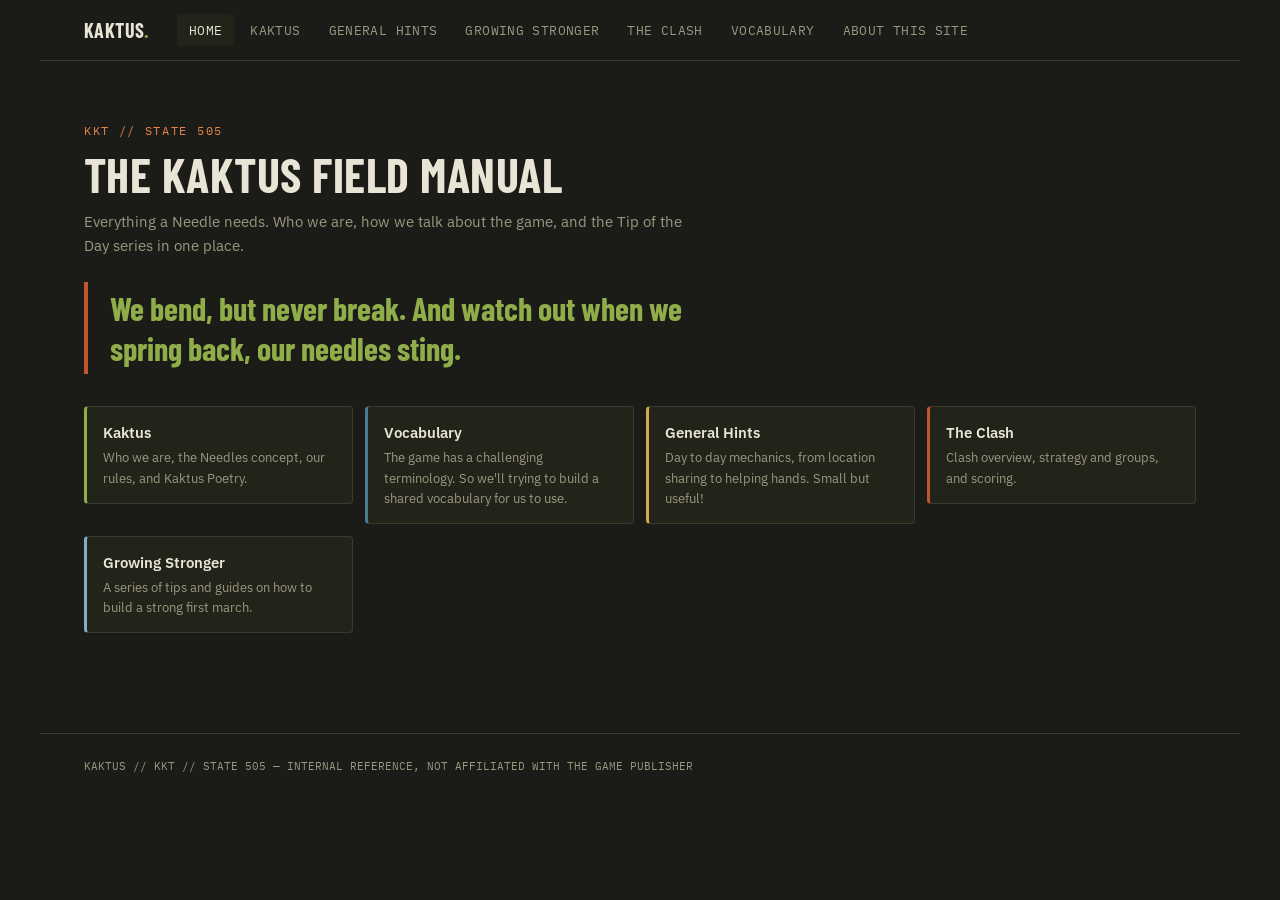
<file: index.html>
<!DOCTYPE html>
<html lang="en">
<head>
<meta charset="UTF-8">
<meta name="viewport" content="width=device-width, initial-scale=1.0">
<meta name="robots" content="noindex, nofollow">
<title>Kaktus // KKT State 505</title>
<link rel="preconnect" href="https://fonts.googleapis.com">
<link href="https://fonts.googleapis.com/css2?family=Barlow+Condensed:wght@600;700&family=IBM+Plex+Sans:wght@400;500;600&family=IBM+Plex+Mono:wght@500;600&display=swap" rel="stylesheet">
<link rel="stylesheet" href="style.css">
</head>
<body>

<div class="topnav">
  <div class="brand">KAKTUS<span>.</span></div>
  <a href="index.html" class="active">Home</a>
  <a href="kaktus.html">Kaktus</a>
  <a href="general.html">General Hints</a>
  <a href="stronger.html">Growing Stronger</a>
  <a href="clash.html">The Clash</a>
  <a href="vocabulary.html">Vocabulary</a>
  <a href="about.html">About this site</a>
</div>
<main style="max-width:1200px;margin:0 auto;padding:60px 44px 100px;">
  <div class="hero-eyebrow">KKT // State 505</div>
  <h1 class="hero-title">The Kaktus Field Manual</h1>
  <p class="hero-desc">Everything a Needle needs. Who we are, how we talk about the game, and the Tip of the Day series in one place.</p>

  <div class="pullquote">We bend, but never break. And watch out when we spring back, our needles sting.</div>

  <div class="card-grid" style="margin-top:32px;">
    <a href="kaktus.html" style="text-decoration:none;">
      <div class="card">
        <div class="card-term">Kaktus</div>
        <div class="card-def">Who we are, the Needles concept, our rules, and Kaktus Poetry.</div>
      </div>
    </a>
    <a href="vocabulary.html" style="text-decoration:none;">
      <div class="card tag-blue">
        <div class="card-term">Vocabulary</div>
        <div class="card-def">The game has a challenging terminology. So we'll trying to build a shared vocabulary for us to use.</div>
      </div>
    </a>
    <a href="general.html" style="text-decoration:none;">
      <div class="card tag-yellow">
        <div class="card-term">General Hints</div>
        <div class="card-def">Day to day mechanics, from location sharing to helping hands. Small but useful!</div>
      </div>
    </a>
    <a href="clash.html" style="text-decoration:none;">
      <div class="card tag-rust">
        <div class="card-term">The Clash</div>
        <div class="card-def">Clash overview, strategy and groups, and scoring.</div>
      </div>
    </a>
    <a href="stronger.html" style="text-decoration:none;">
      <div class="card tag-lightblue">
        <div class="card-term">Growing Stronger</div>
        <div class="card-def">A series of tips and guides on how to build a strong first march.</div>
      </div>
    </a>
  </div>
</main>

<footer>
  KAKTUS // KKT // STATE 505 — INTERNAL REFERENCE, NOT AFFILIATED WITH THE GAME PUBLISHER
</footer>

</body>
</html>
</file>
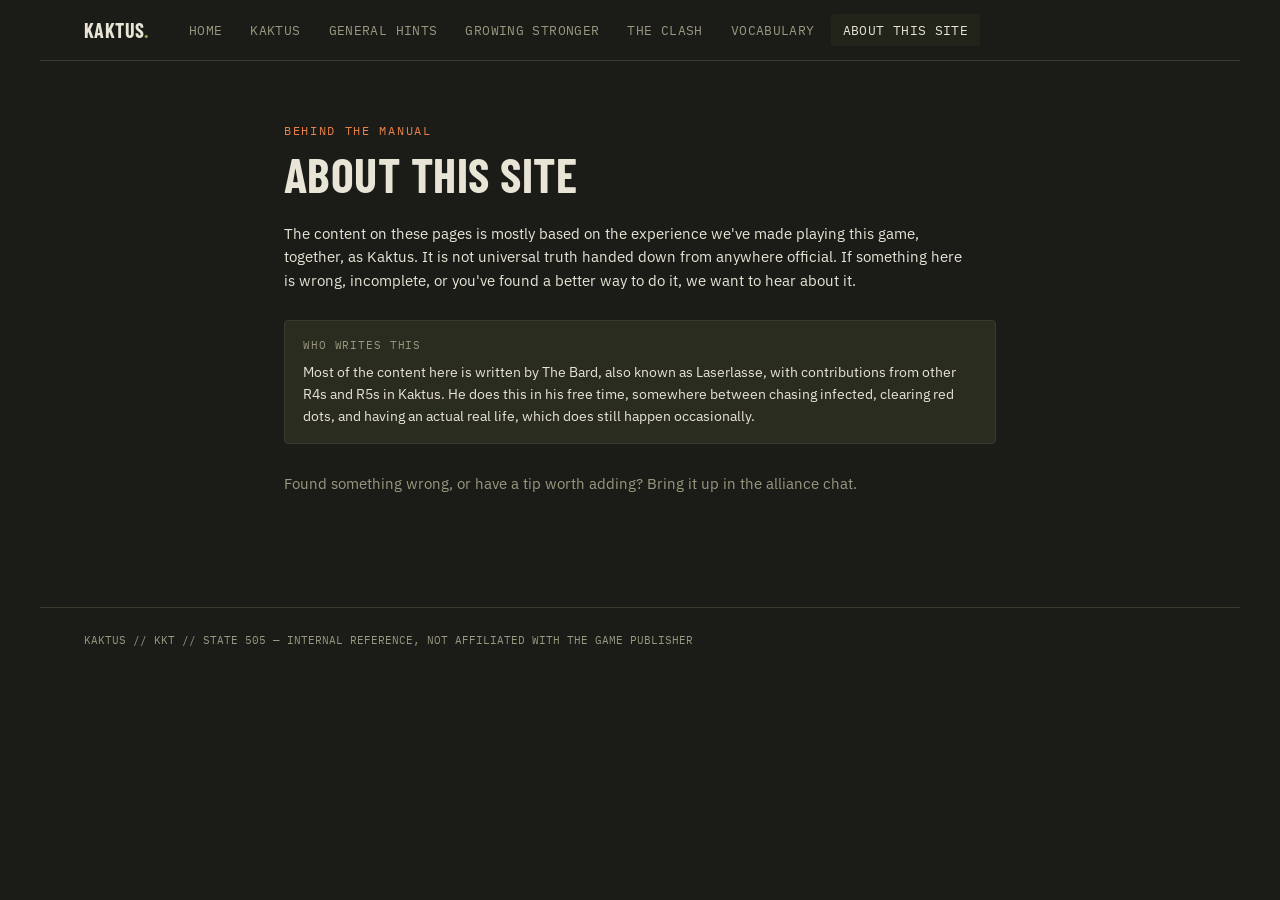
<file: about.html>
<!DOCTYPE html>
<html lang="en">
<head>
<meta charset="UTF-8">
<meta name="viewport" content="width=device-width, initial-scale=1.0">
<meta name="robots" content="noindex, nofollow">
<title>About this site // Kaktus</title>
<link rel="preconnect" href="https://fonts.googleapis.com">
<link href="https://fonts.googleapis.com/css2?family=Barlow+Condensed:wght@600;700&family=IBM+Plex+Sans:wght@400;500;600&family=IBM+Plex+Mono:wght@500;600&display=swap" rel="stylesheet">
<link rel="stylesheet" href="style.css">
</head>
<body>

<div class="topnav">
  <div class="brand">KAKTUS<span>.</span></div>
  <a href="index.html">Home</a>
  <a href="kaktus.html">Kaktus</a>
  <a href="general.html">General Hints</a>
  <a href="stronger.html">Growing Stronger</a>
  <a href="clash.html">The Clash</a>
  <a href="vocabulary.html">Vocabulary</a>
  <a href="about.html" class="active">About this site</a>
</div>
<main style="max-width:800px;margin:0 auto;padding:60px 44px 100px;">
  <div class="hero-eyebrow">Behind the Manual</div>
  <h1 class="hero-title">About this Site</h1>

  <div class="prose" style="margin-top:24px;">
    <p>The content on these pages is mostly based on the experience we've made playing this game, together, as Kaktus. It is not universal truth handed down from anywhere official. If something here is wrong, incomplete, or you've found a better way to do it, we want to hear about it.</p>
  </div>

  <div class="callout soft" style="margin-top:28px;">
    <span class="callout-label">Who writes this</span>
    Most of the content here is written by The Bard, also known as Laserlasse, with contributions from other R4s and R5s in Kaktus. He does this in his free time, somewhere between chasing infected, clearing red dots, and having an actual real life, which does still happen occasionally.
  </div>

  <div class="prose" style="margin-top:28px;">
    <p class="muted">Found something wrong, or have a tip worth adding? Bring it up in the alliance chat.</p>
  </div>
</main>

<footer>
  KAKTUS // KKT // STATE 505 — INTERNAL REFERENCE, NOT AFFILIATED WITH THE GAME PUBLISHER
</footer>

</body>
</html>
</file>
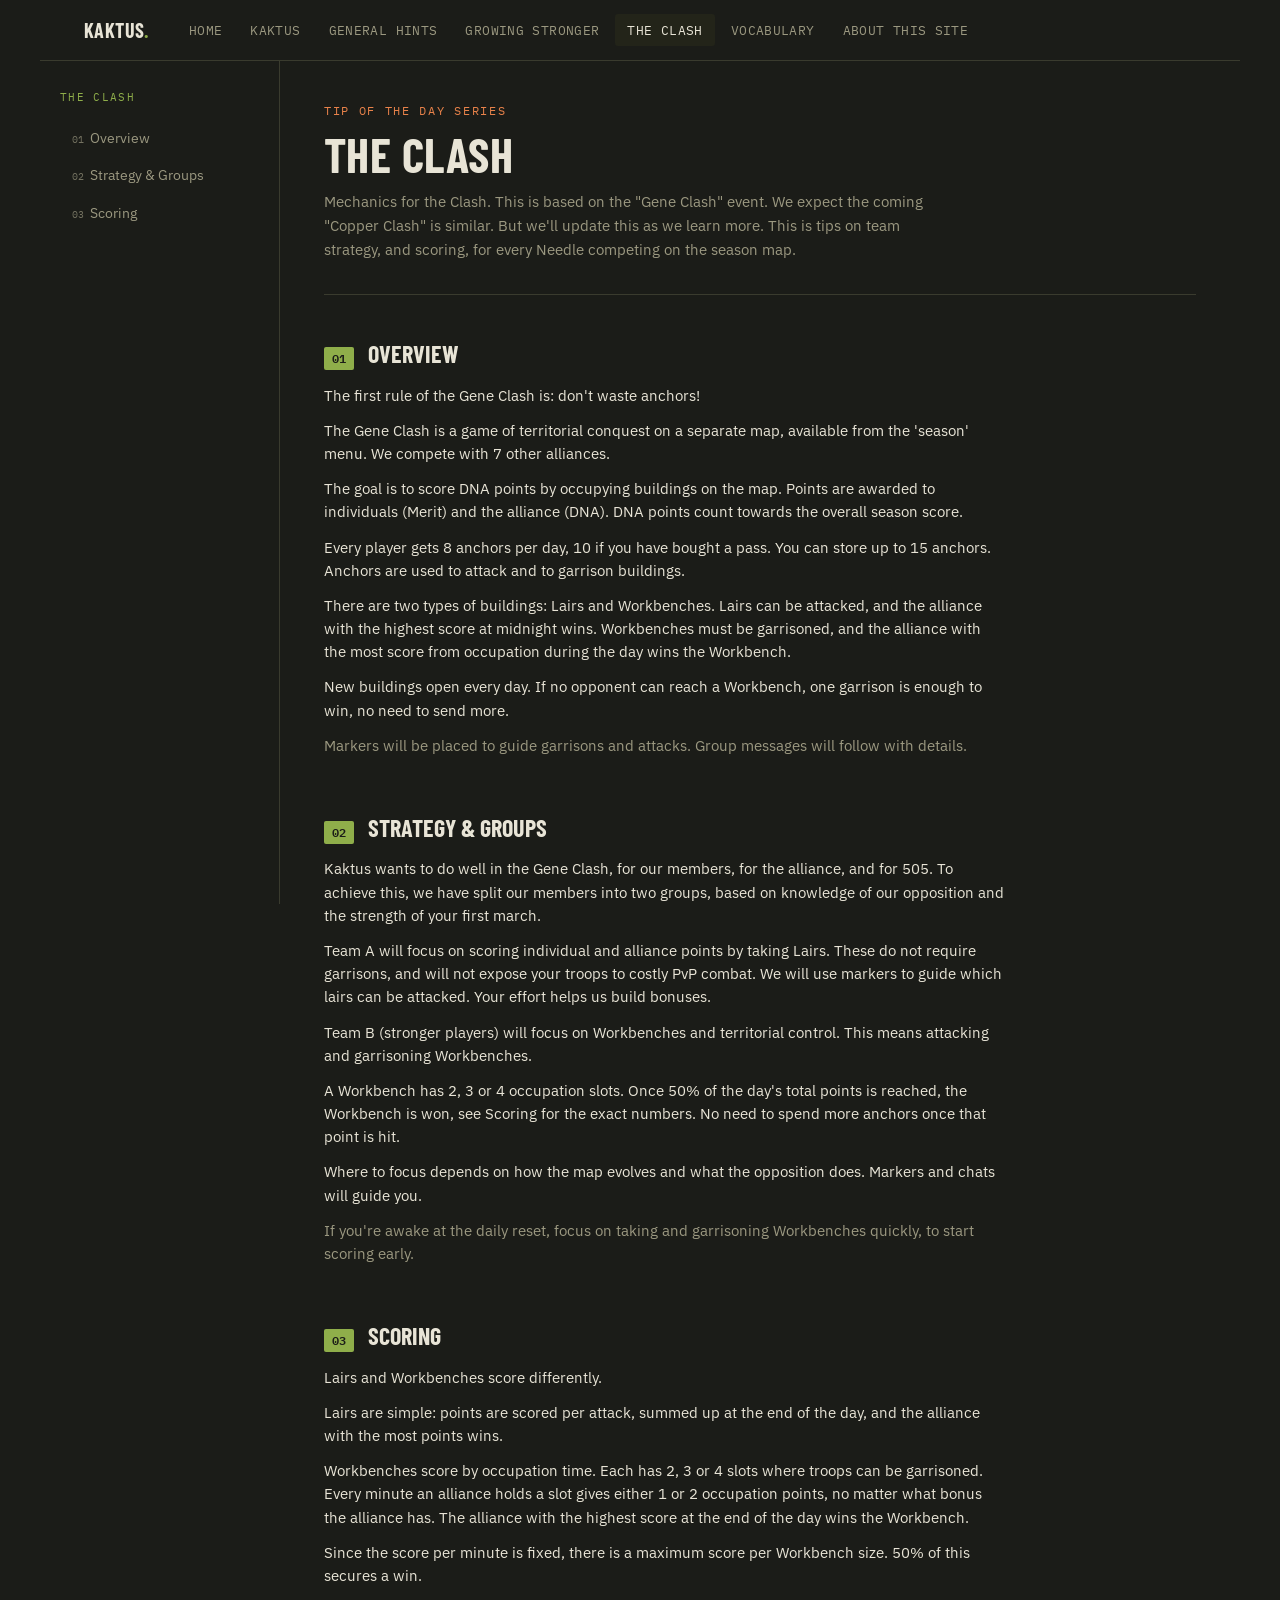
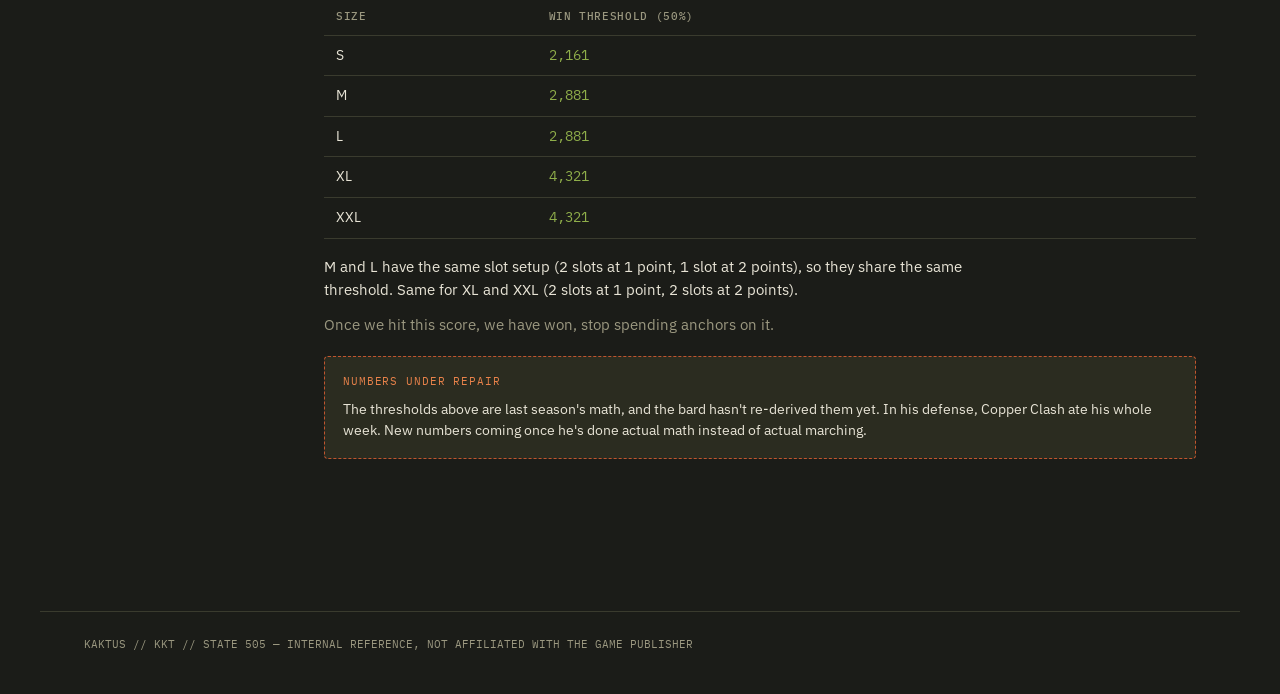
<file: clash.html>
<!DOCTYPE html>
<html lang="en">
<head>
<meta charset="UTF-8">
<meta name="viewport" content="width=device-width, initial-scale=1.0">
<meta name="robots" content="noindex, nofollow">
<title>The Clash // Kaktus</title>
<link rel="preconnect" href="https://fonts.googleapis.com">
<link href="https://fonts.googleapis.com/css2?family=Barlow+Condensed:wght@600;700&family=IBM+Plex+Sans:wght@400;500;600&family=IBM+Plex+Mono:wght@500;600&display=swap" rel="stylesheet">
<link rel="stylesheet" href="style.css">
</head>
<body>

<div class="topnav">
  <div class="brand">KAKTUS<span>.</span></div>
  <a href="index.html">Home</a>
  <a href="kaktus.html">Kaktus</a>
  <a href="general.html">General Hints</a>
  <a href="stronger.html">Growing Stronger</a>
  <a href="clash.html" class="active">The Clash</a>
  <a href="vocabulary.html">Vocabulary</a>
  <a href="about.html">About this site</a>
</div>
<div class="shell">
  <aside class="sidebar">
    <div class="sidebar-label">The Clash</div>
    <nav class="toc">
      <a href="#overview"><span class="toc-tag">01</span>Overview</a>
      <a href="#strategy"><span class="toc-tag">02</span>Strategy &amp; Groups</a>
      <a href="#scoring"><span class="toc-tag">03</span>Scoring</a>
    </nav>
  </aside>

  <main>
    <div class="hero">
      <div class="hero-eyebrow">Tip of the Day Series</div>
      <h1 class="hero-title">The Clash</h1>
      <p class="hero-desc">Mechanics for the Clash. This is based on the "Gene Clash" event. We expect the coming "Copper Clash" is similar. But we'll update this as we learn more. This is tips on team strategy, and scoring, for every Needle competing on the season map.</p>
    </div>

    <section class="entry" id="overview">
      <div class="entry-head">
        <span class="entry-code">01</span>
        <h2 class="entry-title">Overview</h2>
        
      </div>
      <div class="prose">
        <p>The first rule of the Gene Clash is: don't waste anchors!</p>
        <p>The Gene Clash is a game of territorial conquest on a separate map, available from the 'season' menu. We compete with 7 other alliances.</p>
        <p>The goal is to score DNA points by occupying buildings on the map. Points are awarded to individuals (Merit) and the alliance (DNA). DNA points count towards the overall season score.</p>
        <p>Every player gets 8 anchors per day, 10 if you have bought a pass. You can store up to 15 anchors. Anchors are used to attack and to garrison buildings.</p>
        <p>There are two types of buildings: Lairs and Workbenches. Lairs can be attacked, and the alliance with the highest score at midnight wins. Workbenches must be garrisoned, and the alliance with the most score from occupation during the day wins the Workbench.</p>
        <p>New buildings open every day. If no opponent can reach a Workbench, one garrison is enough to win, no need to send more.</p>
        <p class="muted">Markers will be placed to guide garrisons and attacks. Group messages will follow with details.</p>
      </div>
    </section>

    <section class="entry" id="strategy">
      <div class="entry-head">
        <span class="entry-code">02</span>
        <h2 class="entry-title">Strategy &amp; Groups</h2>
        
      </div>
      <div class="prose">
        <p>Kaktus wants to do well in the Gene Clash, for our members, for the alliance, and for 505. To achieve this, we have split our members into two groups, based on knowledge of our opposition and the strength of your first march.</p>
        <p>Team A will focus on scoring individual and alliance points by taking Lairs. These do not require garrisons, and will not expose your troops to costly PvP combat. We will use markers to guide which lairs can be attacked. Your effort helps us build bonuses.</p>
        <p>Team B (stronger players) will focus on Workbenches and territorial control. This means attacking and garrisoning Workbenches.</p>
        <p>A Workbench has 2, 3 or 4 occupation slots. Once 50% of the day's total points is reached, the Workbench is won, see Scoring for the exact numbers. No need to spend more anchors once that point is hit.</p>
        <p>Where to focus depends on how the map evolves and what the opposition does. Markers and chats will guide you.</p>
        <p class="muted">If you're awake at the daily reset, focus on taking and garrisoning Workbenches quickly, to start scoring early.</p>
      </div>
    </section>

    <section class="entry" id="scoring">
      <div class="entry-head">
        <span class="entry-code">03</span>
        <h2 class="entry-title">Scoring</h2>
        
      </div>
      <div class="prose">
        <p>Lairs and Workbenches score differently.</p>
        <p>Lairs are simple: points are scored per attack, summed up at the end of the day, and the alliance with the most points wins.</p>
        <p>Workbenches score by occupation time. Each has 2, 3 or 4 slots where troops can be garrisoned. Every minute an alliance holds a slot gives either 1 or 2 occupation points, no matter what bonus the alliance has. The alliance with the highest score at the end of the day wins the Workbench.</p>
        <p>Since the score per minute is fixed, there is a maximum score per Workbench size. 50% of this secures a win.</p>
      </div>
      <table class="datatable">
        <thead>
          <tr><th>Size</th><th>Win Threshold (50%)</th></tr>
        </thead>
        <tbody>
          <tr><td>S</td><td class="num">2,161</td></tr>
          <tr><td>M</td><td class="num">2,881</td></tr>
          <tr><td>L</td><td class="num">2,881</td></tr>
          <tr><td>XL</td><td class="num">4,321</td></tr>
          <tr><td>XXL</td><td class="num">4,321</td></tr>
        </tbody>
      </table>
      <div class="prose" style="margin-top:16px;">
        <p>M and L have the same slot setup (2 slots at 1 point, 1 slot at 2 points), so they share the same threshold. Same for XL and XXL (2 slots at 1 point, 2 slots at 2 points).</p>
        <p class="muted">Once we hit this score, we have won, stop spending anchors on it.</p>
      </div>
      <div class="callout" style="margin-top:20px;">
        <span class="callout-label">Numbers Under Repair</span>
        The thresholds above are last season's math, and the bard hasn't re-derived them yet. In his defense, Copper Clash ate his whole week. New numbers coming once he's done actual math instead of actual marching.
      </div>
    </section>
  </main>
</div>

<footer>
  KAKTUS // KKT // STATE 505 — INTERNAL REFERENCE, NOT AFFILIATED WITH THE GAME PUBLISHER
</footer>

</body>
</html>
</file>
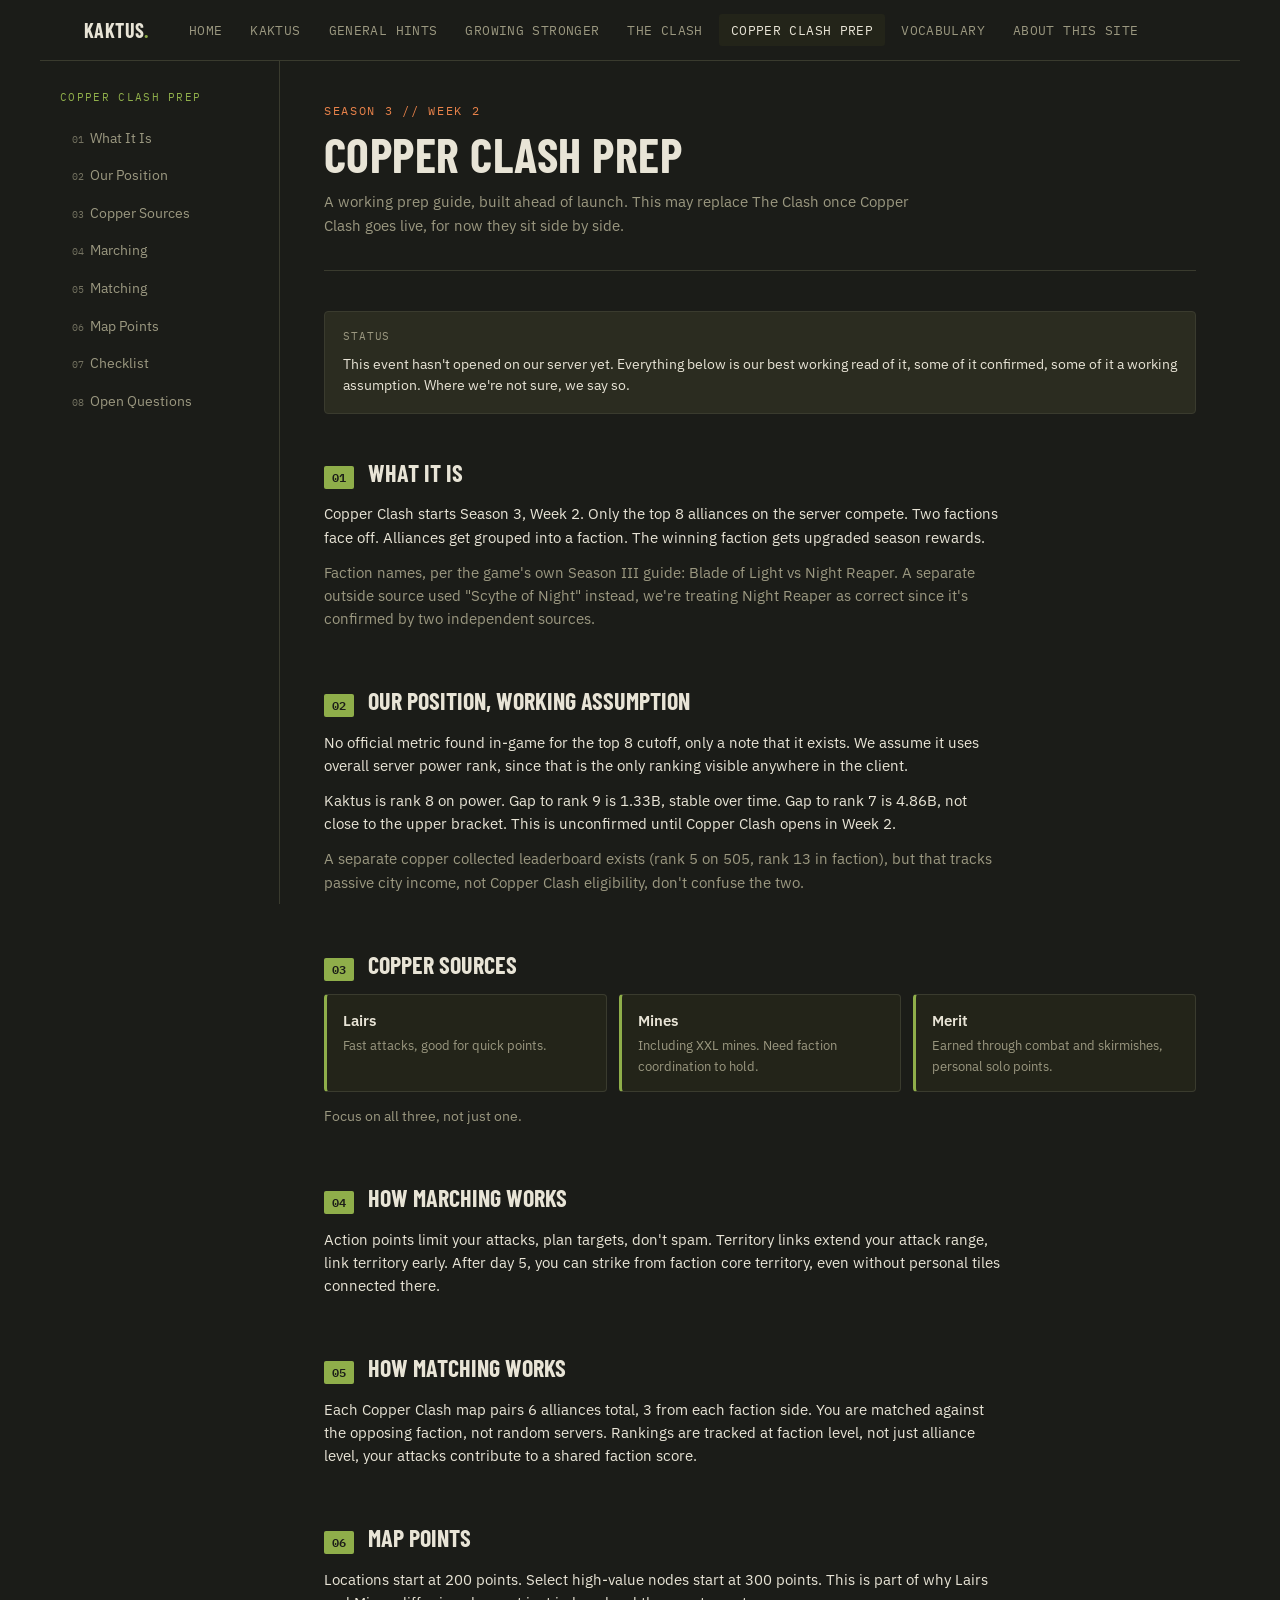
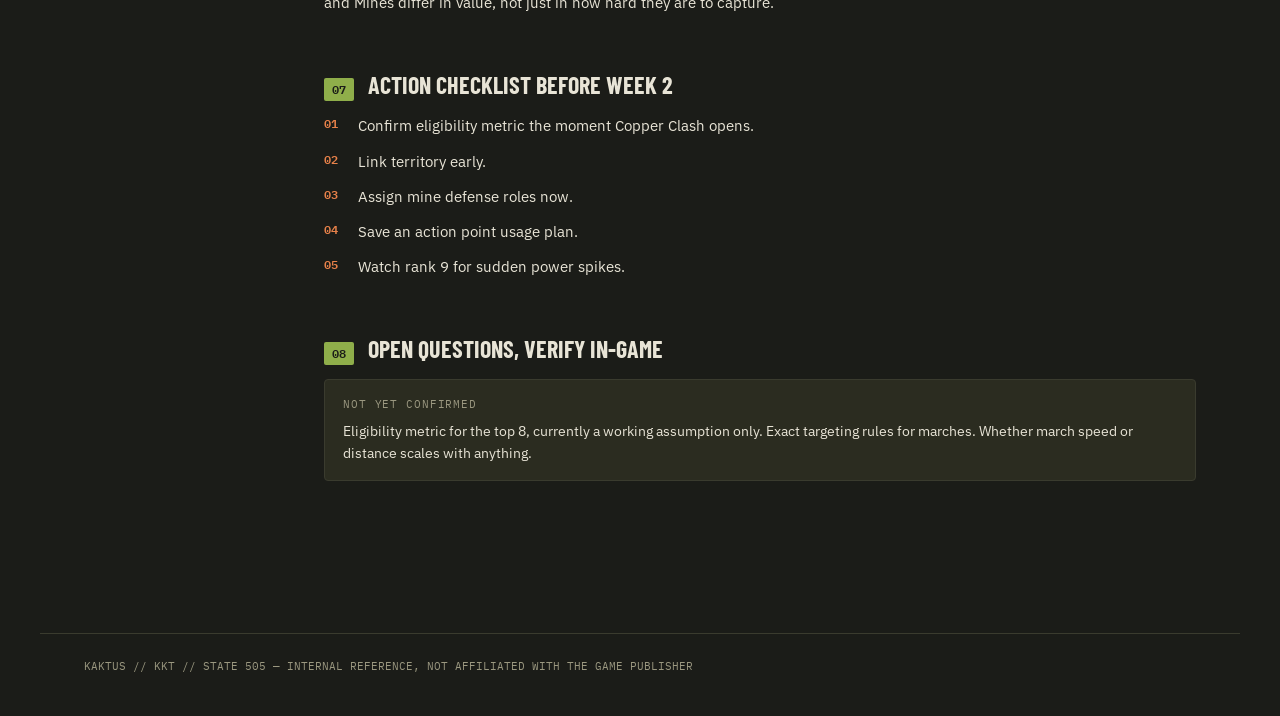
<file: copperclash.html>
<!DOCTYPE html>
<html lang="en">
<head>
<meta charset="UTF-8">
<meta name="viewport" content="width=device-width, initial-scale=1.0">
<meta name="robots" content="noindex, nofollow">
<title>Copper Clash Prep // Kaktus</title>
<link rel="preconnect" href="https://fonts.googleapis.com">
<link href="https://fonts.googleapis.com/css2?family=Barlow+Condensed:wght@600;700&family=IBM+Plex+Sans:wght@400;500;600&family=IBM+Plex+Mono:wght@500;600&display=swap" rel="stylesheet">
<link rel="stylesheet" href="style.css">
</head>
<body>

<div class="topnav">
  <div class="brand">KAKTUS<span>.</span></div>
  <a href="index.html">Home</a>
  <a href="kaktus.html">Kaktus</a>
  <a href="general.html">General Hints</a>
  <a href="stronger.html">Growing Stronger</a>
  <a href="clash.html">The Clash</a>
  <a href="copperclash.html" class="active">Copper Clash Prep</a>
  <a href="vocabulary.html">Vocabulary</a>
  <a href="about.html">About this site</a>
</div>

<div class="shell">
  <aside class="sidebar">
    <div class="sidebar-label">Copper Clash Prep</div>
    <nav class="toc">
      <a href="#what"><span class="toc-tag">01</span>What It Is</a>
      <a href="#position"><span class="toc-tag">02</span>Our Position</a>
      <a href="#sources"><span class="toc-tag">03</span>Copper Sources</a>
      <a href="#marching"><span class="toc-tag">04</span>Marching</a>
      <a href="#matching"><span class="toc-tag">05</span>Matching</a>
      <a href="#points"><span class="toc-tag">06</span>Map Points</a>
      <a href="#checklist"><span class="toc-tag">07</span>Checklist</a>
      <a href="#open"><span class="toc-tag">08</span>Open Questions</a>
    </nav>
  </aside>

  <main>
    <div class="hero">
      <div class="hero-eyebrow">Season 3 // Week 2</div>
      <h1 class="hero-title">Copper Clash Prep</h1>
      <p class="hero-desc">A working prep guide, built ahead of launch. This may replace The Clash once Copper Clash goes live, for now they sit side by side.</p>
    </div>

    <div class="callout soft" style="margin-bottom:40px;">
      <span class="callout-label">Status</span>
      This event hasn't opened on our server yet. Everything below is our best working read of it, some of it confirmed, some of it a working assumption. Where we're not sure, we say so.
    </div>

    <section class="entry" id="what">
      <div class="entry-head"><span class="entry-code">01</span><h2 class="entry-title">What It Is</h2></div>
      <div class="prose">
        <p>Copper Clash starts Season 3, Week 2. Only the top 8 alliances on the server compete. Two factions face off. Alliances get grouped into a faction. The winning faction gets upgraded season rewards.</p>
        <p class="muted">Faction names, per the game's own Season III guide: Blade of Light vs Night Reaper. A separate outside source used "Scythe of Night" instead, we're treating Night Reaper as correct since it's confirmed by two independent sources.</p>
      </div>
    </section>

    <section class="entry" id="position">
      <div class="entry-head"><span class="entry-code">02</span><h2 class="entry-title">Our Position, Working Assumption</h2></div>
      <div class="prose">
        <p>No official metric found in-game for the top 8 cutoff, only a note that it exists. We assume it uses overall server power rank, since that is the only ranking visible anywhere in the client.</p>
        <p>Kaktus is rank 8 on power. Gap to rank 9 is 1.33B, stable over time. Gap to rank 7 is 4.86B, not close to the upper bracket. This is unconfirmed until Copper Clash opens in Week 2.</p>
        <p class="muted">A separate copper collected leaderboard exists (rank 5 on 505, rank 13 in faction), but that tracks passive city income, not Copper Clash eligibility, don't confuse the two.</p>
      </div>
    </section>

    <section class="entry" id="sources">
      <div class="entry-head"><span class="entry-code">03</span><h2 class="entry-title">Copper Sources</h2></div>
      <div class="card-grid">
        <div class="card">
          <div class="card-term">Lairs</div>
          <div class="card-def">Fast attacks, good for quick points.</div>
        </div>
        <div class="card">
          <div class="card-term">Mines</div>
          <div class="card-def">Including XXL mines. Need faction coordination to hold.</div>
        </div>
        <div class="card">
          <div class="card-term">Merit</div>
          <div class="card-def">Earned through combat and skirmishes, personal solo points.</div>
        </div>
      </div>
      <p class="entry-note" style="margin-top:14px;">Focus on all three, not just one.</p>
    </section>

    <section class="entry" id="marching">
      <div class="entry-head"><span class="entry-code">04</span><h2 class="entry-title">How Marching Works</h2></div>
      <div class="prose">
        <p>Action points limit your attacks, plan targets, don't spam. Territory links extend your attack range, link territory early. After day 5, you can strike from faction core territory, even without personal tiles connected there.</p>
      </div>
    </section>

    <section class="entry" id="matching">
      <div class="entry-head"><span class="entry-code">05</span><h2 class="entry-title">How Matching Works</h2></div>
      <div class="prose">
        <p>Each Copper Clash map pairs 6 alliances total, 3 from each faction side. You are matched against the opposing faction, not random servers. Rankings are tracked at faction level, not just alliance level, your attacks contribute to a shared faction score.</p>
      </div>
    </section>

    <section class="entry" id="points">
      <div class="entry-head"><span class="entry-code">06</span><h2 class="entry-title">Map Points</h2></div>
      <div class="prose">
        <p>Locations start at 200 points. Select high-value nodes start at 300 points. This is part of why Lairs and Mines differ in value, not just in how hard they are to capture.</p>
      </div>
    </section>

    <section class="entry" id="checklist">
      <div class="entry-head"><span class="entry-code">07</span><h2 class="entry-title">Action Checklist Before Week 2</h2></div>
      <ul class="numlist">
        <li>Confirm eligibility metric the moment Copper Clash opens.</li>
        <li>Link territory early.</li>
        <li>Assign mine defense roles now.</li>
        <li>Save an action point usage plan.</li>
        <li>Watch rank 9 for sudden power spikes.</li>
      </ul>
    </section>

    <section class="entry" id="open">
      <div class="entry-head"><span class="entry-code">08</span><h2 class="entry-title">Open Questions, Verify In-Game</h2></div>
      <div class="callout soft">
        <span class="callout-label">Not yet confirmed</span>
        Eligibility metric for the top 8, currently a working assumption only. Exact targeting rules for marches. Whether march speed or distance scales with anything.
      </div>
    </section>
  </main>
</div>

<footer>
  KAKTUS // KKT // STATE 505 — INTERNAL REFERENCE, NOT AFFILIATED WITH THE GAME PUBLISHER
</footer>

</body>
</html>
</file>
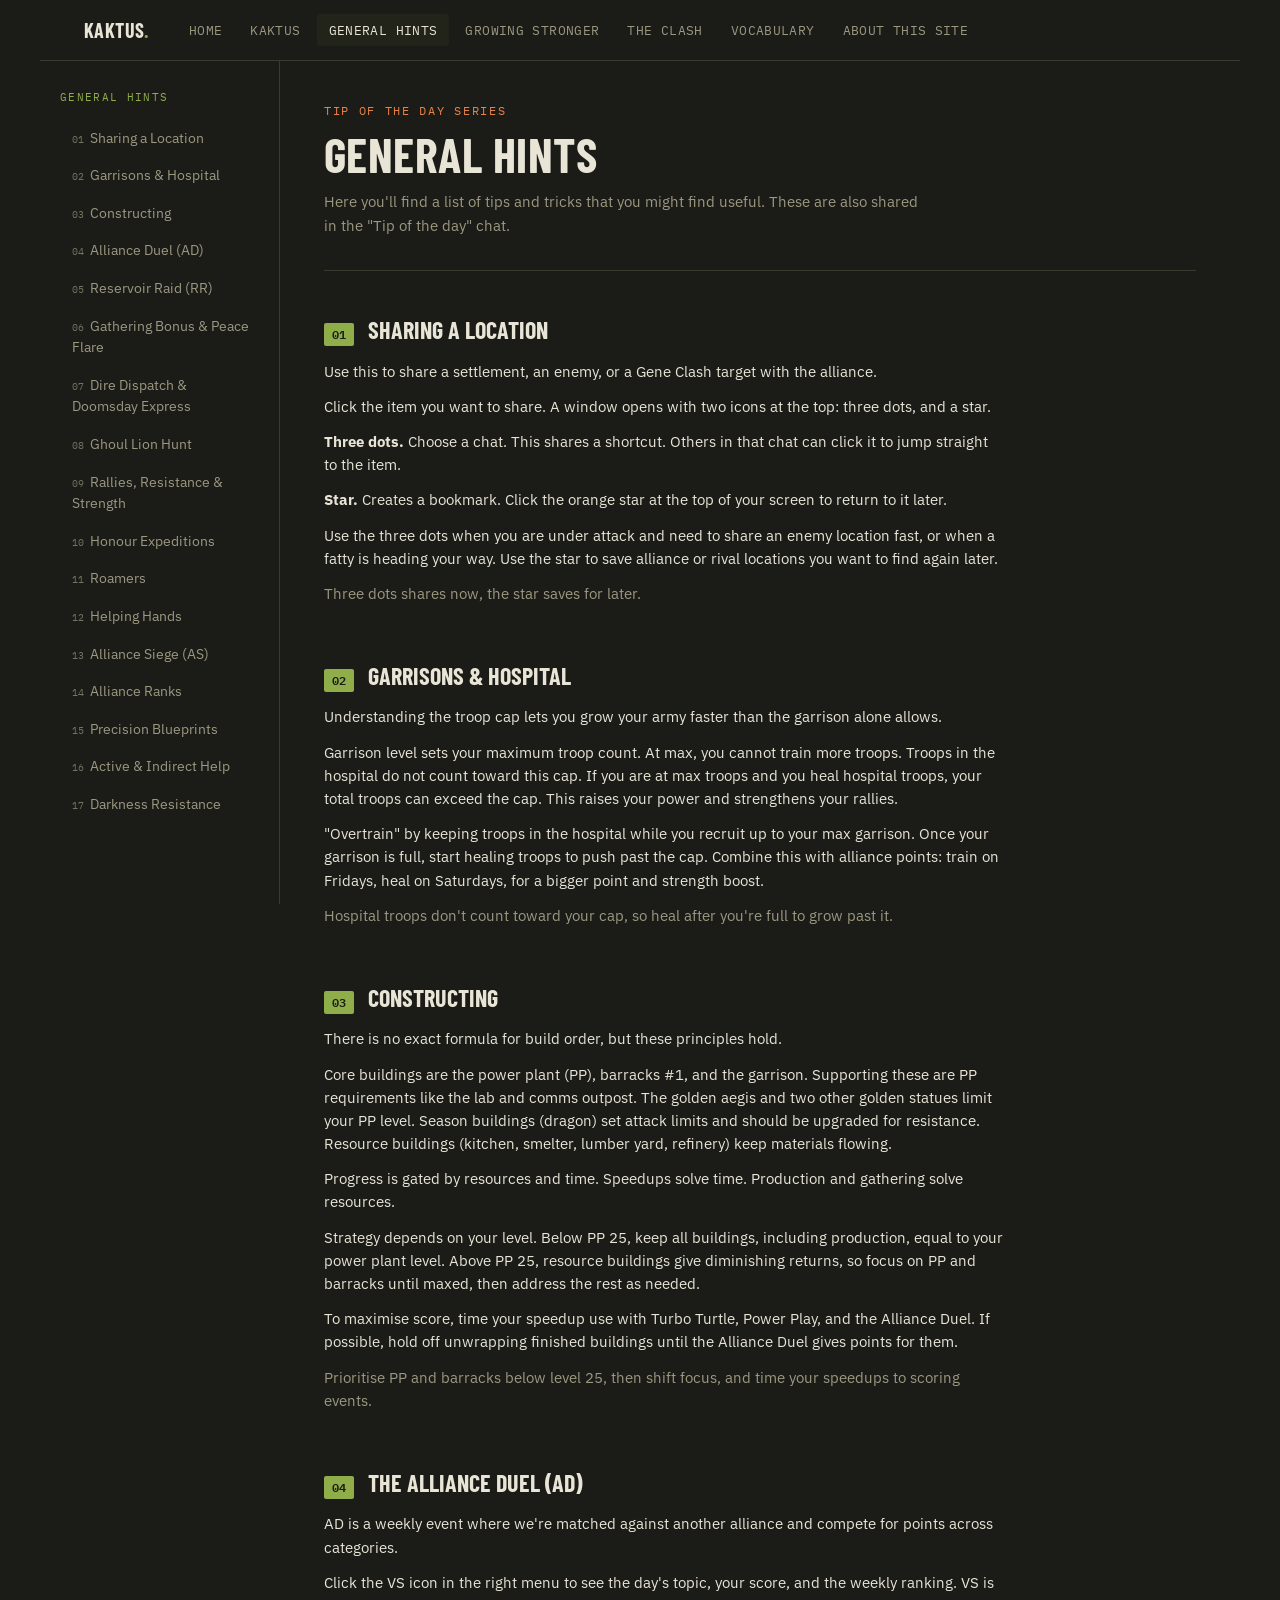
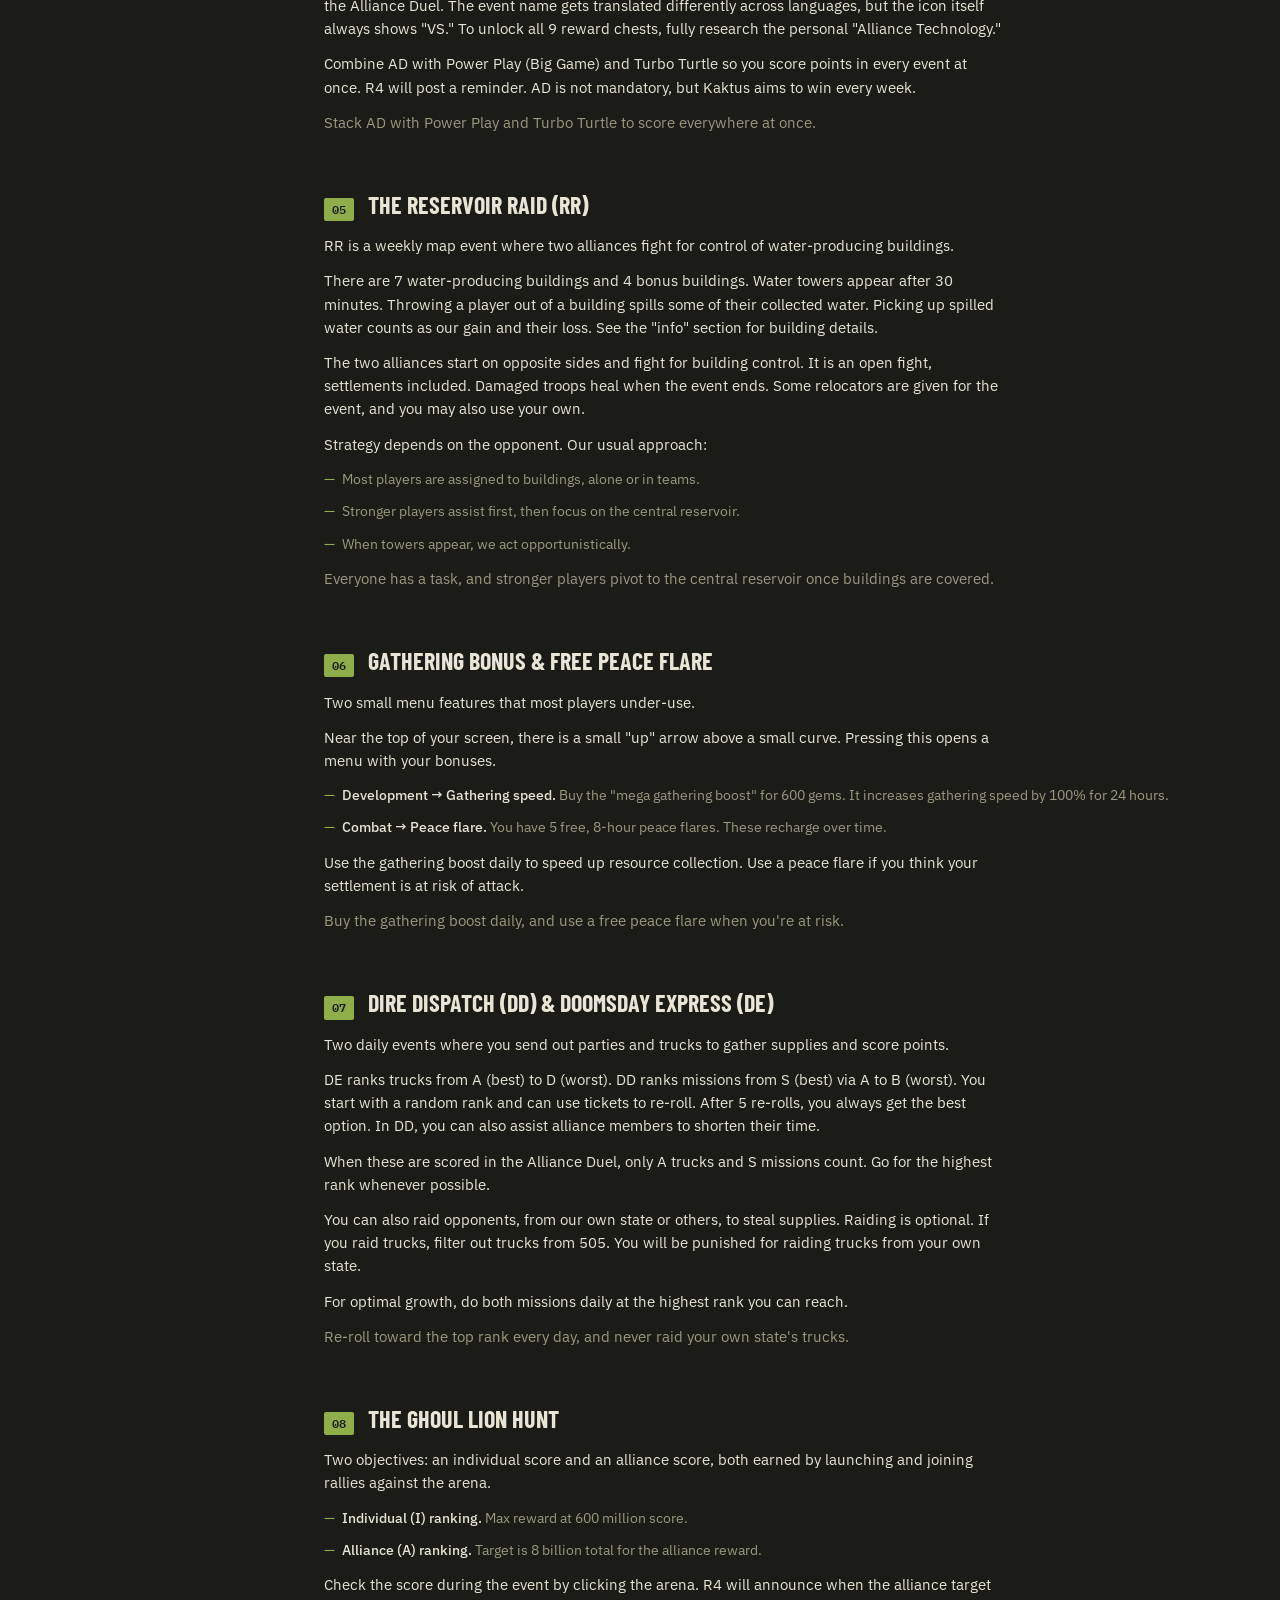
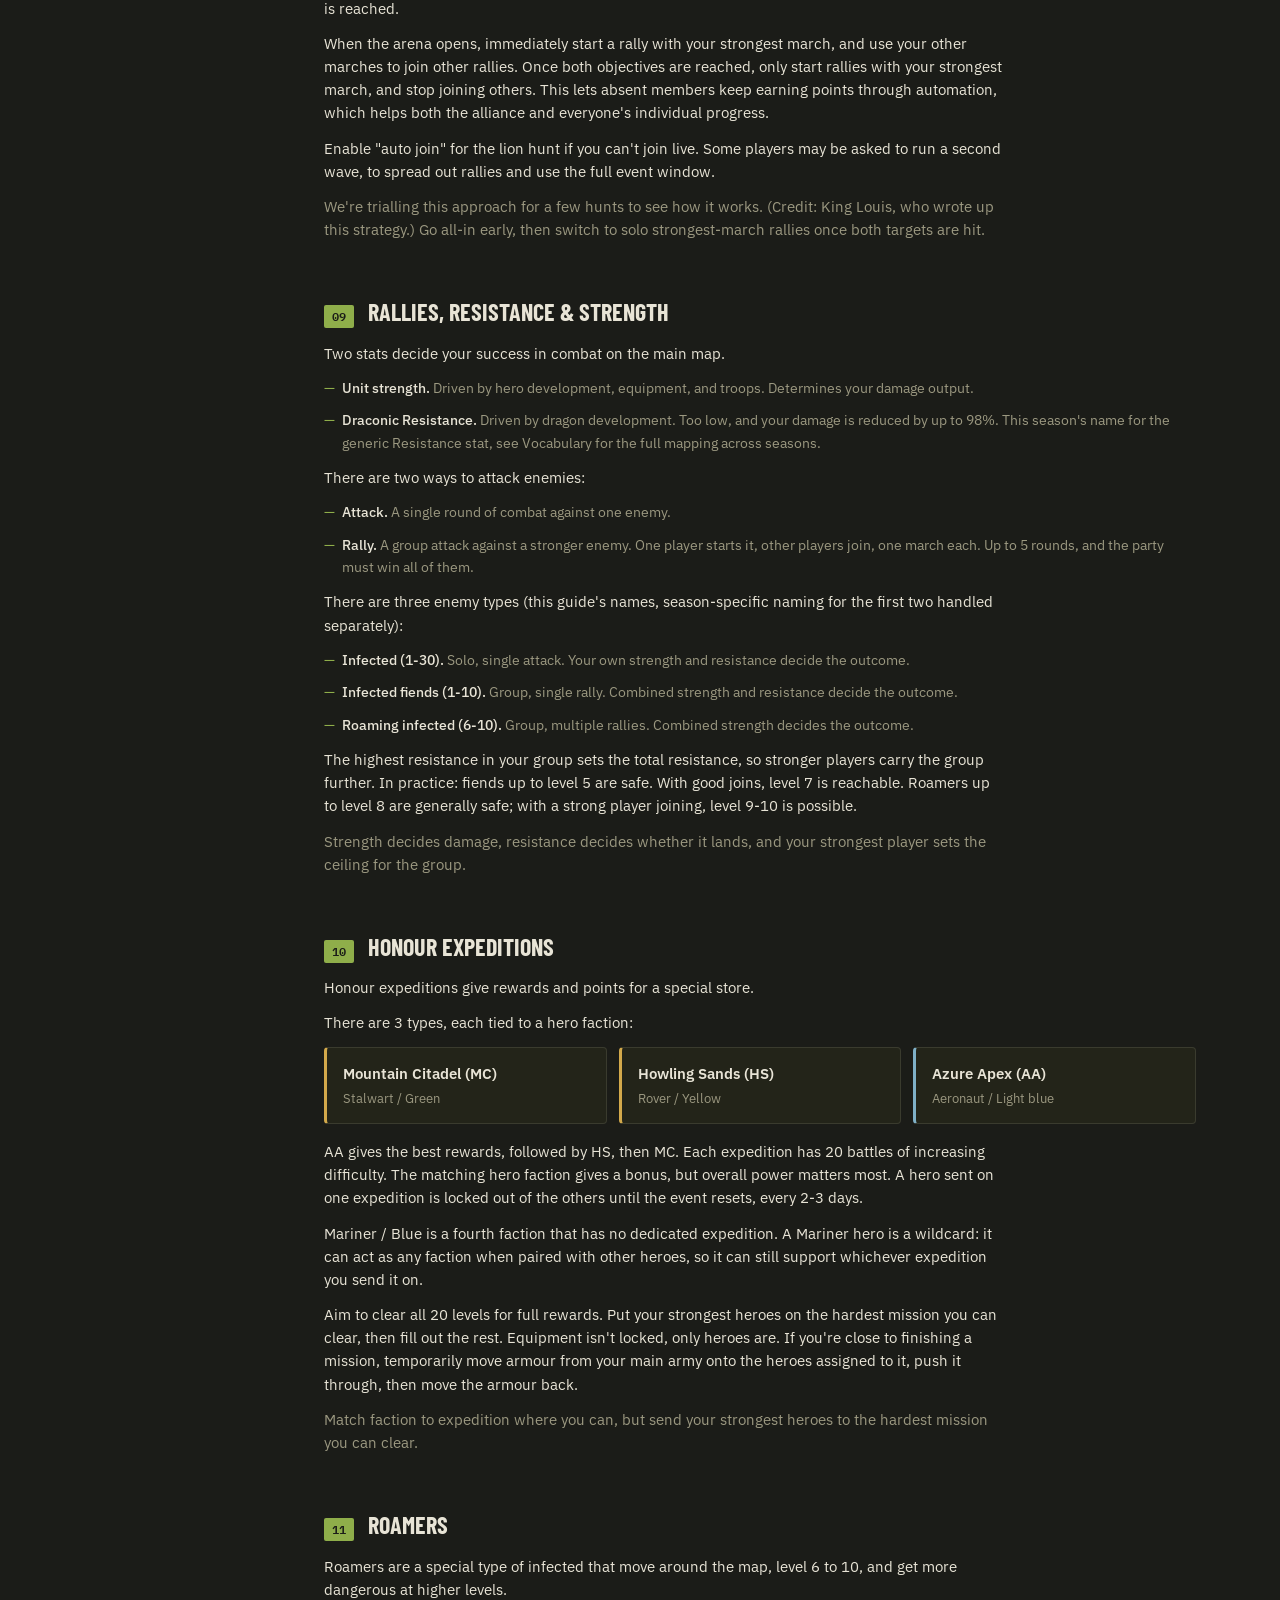
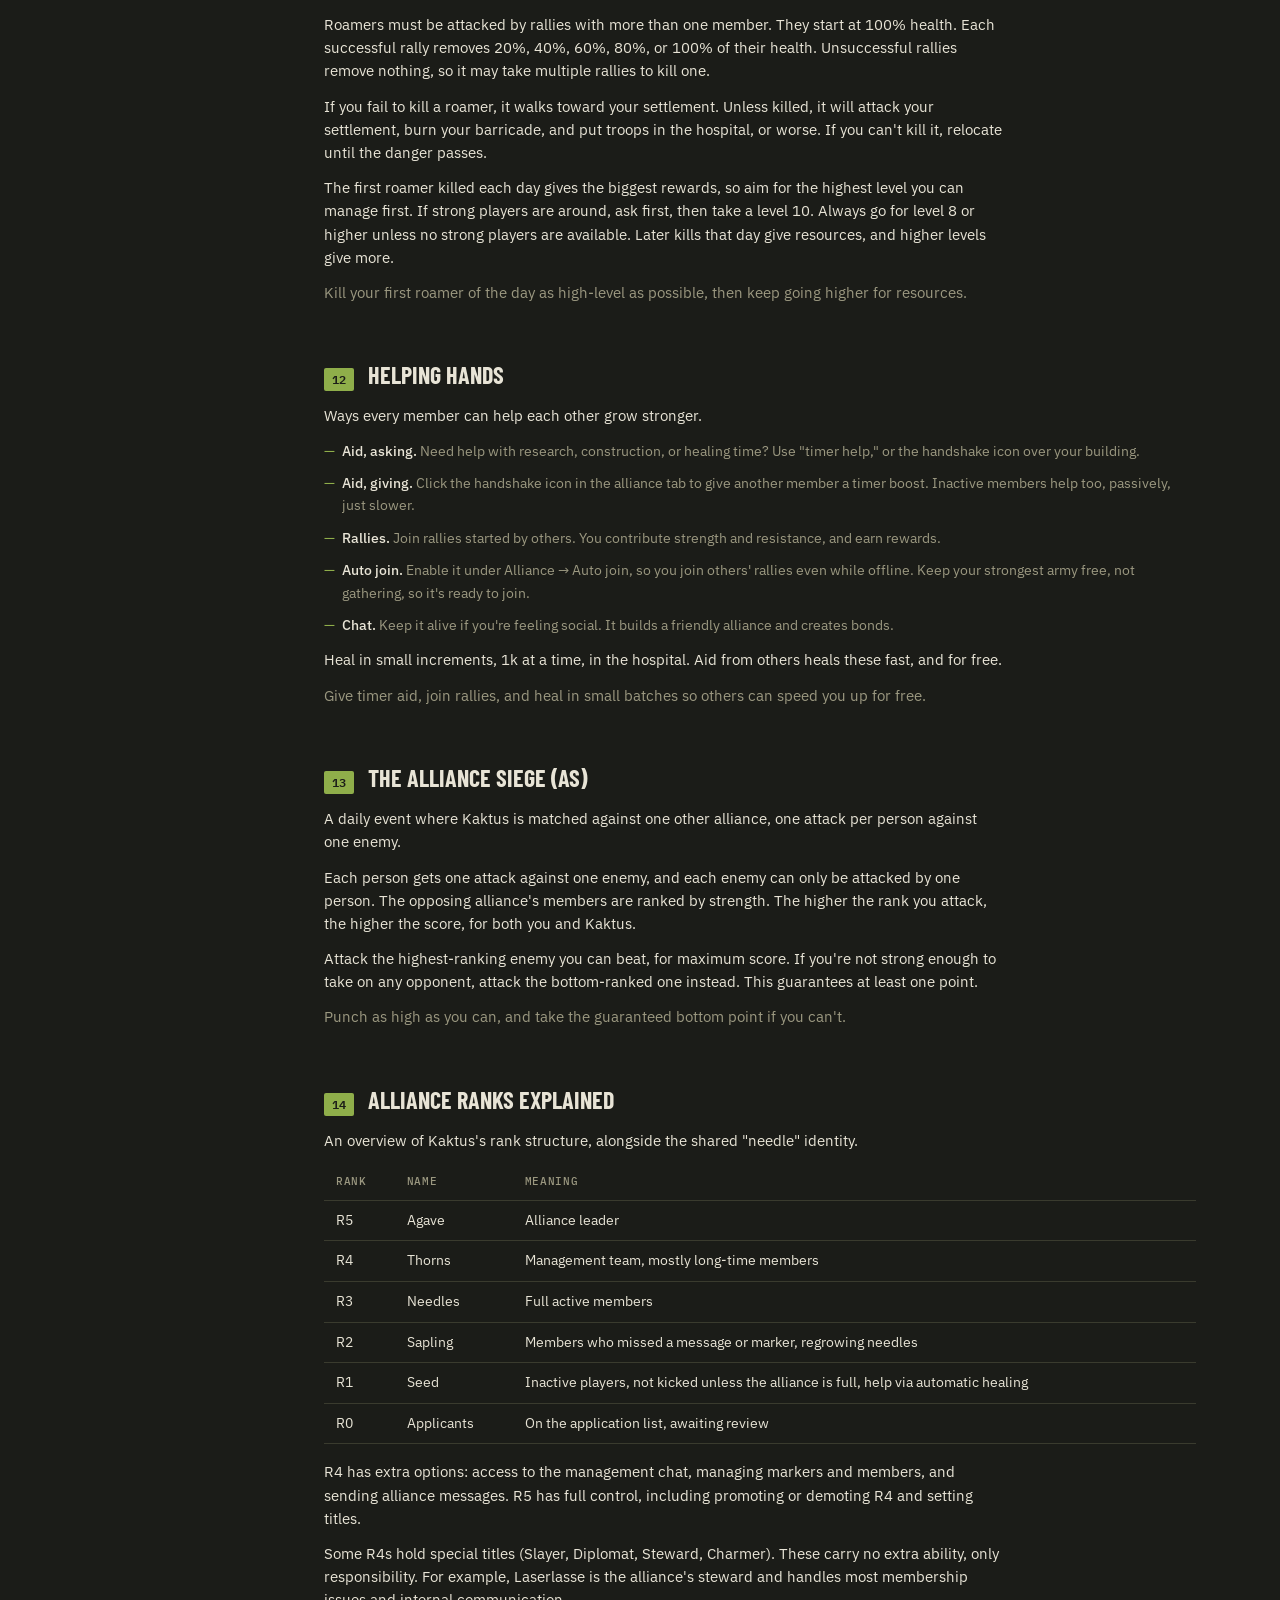
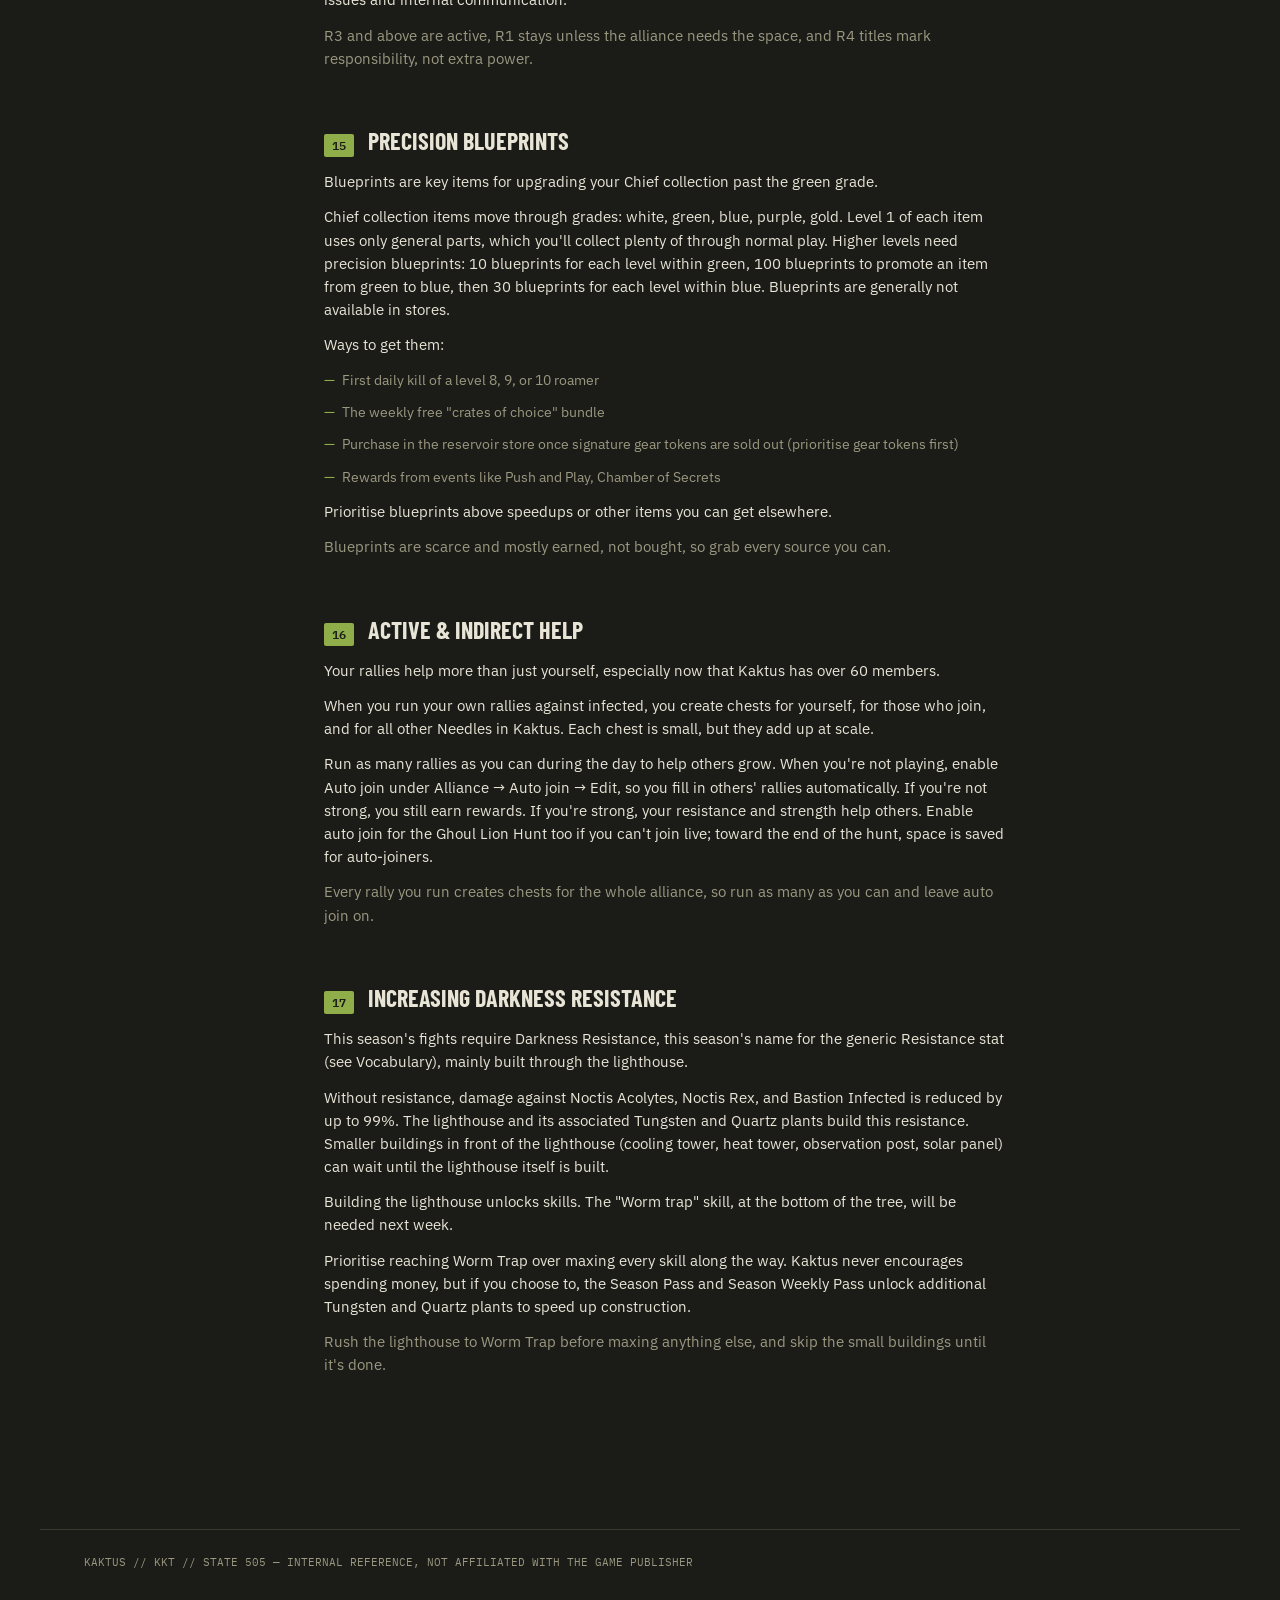
<file: general.html>
<!DOCTYPE html>
<html lang="en">
<head>
<meta charset="UTF-8">
<meta name="viewport" content="width=device-width, initial-scale=1.0">
<meta name="robots" content="noindex, nofollow">
<title>General Hints // Kaktus</title>
<link rel="preconnect" href="https://fonts.googleapis.com">
<link href="https://fonts.googleapis.com/css2?family=Barlow+Condensed:wght@600;700&family=IBM+Plex+Sans:wght@400;500;600&family=IBM+Plex+Mono:wght@500;600&display=swap" rel="stylesheet">
<link rel="stylesheet" href="style.css">
</head>
<body>

<div class="topnav">
  <div class="brand">KAKTUS<span>.</span></div>
  <a href="index.html">Home</a>
  <a href="kaktus.html">Kaktus</a>
  <a href="general.html" class="active">General Hints</a>
  <a href="stronger.html">Growing Stronger</a>
  <a href="clash.html">The Clash</a>
  <a href="vocabulary.html">Vocabulary</a>
  <a href="about.html">About this site</a>
</div>
<div class="shell">
  <aside class="sidebar">
    <div class="sidebar-label">General Hints</div>
    <nav class="toc">
      <a href="#t01"><span class="toc-tag">01</span>Sharing a Location</a>
      <a href="#t02"><span class="toc-tag">02</span>Garrisons &amp; Hospital</a>
      <a href="#t03"><span class="toc-tag">03</span>Constructing</a>
      <a href="#t04"><span class="toc-tag">04</span>Alliance Duel (AD)</a>
      <a href="#t05"><span class="toc-tag">05</span>Reservoir Raid (RR)</a>
      <a href="#t06"><span class="toc-tag">06</span>Gathering Bonus &amp; Peace Flare</a>
      <a href="#t07"><span class="toc-tag">07</span>Dire Dispatch &amp; Doomsday Express</a>
      <a href="#t08"><span class="toc-tag">08</span>Ghoul Lion Hunt</a>
      <a href="#t09"><span class="toc-tag">09</span>Rallies, Resistance &amp; Strength</a>
      <a href="#t10"><span class="toc-tag">10</span>Honour Expeditions</a>
      <a href="#t11"><span class="toc-tag">11</span>Roamers</a>
      <a href="#t12"><span class="toc-tag">12</span>Helping Hands</a>
      <a href="#t13"><span class="toc-tag">13</span>Alliance Siege (AS)</a>
      <a href="#t14"><span class="toc-tag">14</span>Alliance Ranks</a>
      <a href="#t15"><span class="toc-tag">15</span>Precision Blueprints</a>
      <a href="#t16"><span class="toc-tag">16</span>Active &amp; Indirect Help</a>
      <a href="#t17"><span class="toc-tag">17</span>Darkness Resistance</a>
    </nav>
  </aside>

  <main>
    <div class="hero">
      <div class="hero-eyebrow">Tip of the Day Series</div>
      <h1 class="hero-title">General Hints</h1>
      <p class="hero-desc">Here you'll find a list of tips and tricks that you might find useful. These are also shared in the "Tip of the day" chat.</p>
    </div>

    <section class="entry" id="t01">
      <div class="entry-head"><span class="entry-code">01</span><h2 class="entry-title">Sharing a Location</h2></div>
      <div class="prose">
        <p>Use this to share a settlement, an enemy, or a Gene Clash target with the alliance.</p>
        <p>Click the item you want to share. A window opens with two icons at the top: three dots, and a star.</p>
        <p><strong>Three dots.</strong> Choose a chat. This shares a shortcut. Others in that chat can click it to jump straight to the item.</p>
        <p><strong>Star.</strong> Creates a bookmark. Click the orange star at the top of your screen to return to it later.</p>
        <p>Use the three dots when you are under attack and need to share an enemy location fast, or when a fatty is heading your way. Use the star to save alliance or rival locations you want to find again later.</p>
        <p class="muted">Three dots shares now, the star saves for later.</p>
      </div>
    </section>

    <section class="entry" id="t02">
      <div class="entry-head"><span class="entry-code">02</span><h2 class="entry-title">Garrisons &amp; Hospital</h2></div>
      <div class="prose">
        <p>Understanding the troop cap lets you grow your army faster than the garrison alone allows.</p>
        <p>Garrison level sets your maximum troop count. At max, you cannot train more troops. Troops in the hospital do not count toward this cap. If you are at max troops and you heal hospital troops, your total troops can exceed the cap. This raises your power and strengthens your rallies.</p>
        <p>"Overtrain" by keeping troops in the hospital while you recruit up to your max garrison. Once your garrison is full, start healing troops to push past the cap. Combine this with alliance points: train on Fridays, heal on Saturdays, for a bigger point and strength boost.</p>
        <p class="muted">Hospital troops don't count toward your cap, so heal after you're full to grow past it.</p>
      </div>
    </section>

    <section class="entry" id="t03">
      <div class="entry-head"><span class="entry-code">03</span><h2 class="entry-title">Constructing</h2></div>
      <div class="prose">
        <p>There is no exact formula for build order, but these principles hold.</p>
        <p>Core buildings are the power plant (PP), barracks #1, and the garrison. Supporting these are PP requirements like the lab and comms outpost. The golden aegis and two other golden statues limit your PP level. Season buildings (dragon) set attack limits and should be upgraded for resistance. Resource buildings (kitchen, smelter, lumber yard, refinery) keep materials flowing.</p>
        <p>Progress is gated by resources and time. Speedups solve time. Production and gathering solve resources.</p>
        <p>Strategy depends on your level. Below PP 25, keep all buildings, including production, equal to your power plant level. Above PP 25, resource buildings give diminishing returns, so focus on PP and barracks until maxed, then address the rest as needed.</p>
        <p>To maximise score, time your speedup use with Turbo Turtle, Power Play, and the Alliance Duel. If possible, hold off unwrapping finished buildings until the Alliance Duel gives points for them.</p>
        <p class="muted">Prioritise PP and barracks below level 25, then shift focus, and time your speedups to scoring events.</p>
      </div>
    </section>

    <section class="entry" id="t04">
      <div class="entry-head"><span class="entry-code">04</span><h2 class="entry-title">The Alliance Duel (AD)</h2></div>
      <div class="prose">
        <p>AD is a weekly event where we're matched against another alliance and compete for points across categories.</p>
        <p>Click the VS icon in the right menu to see the day's topic, your score, and the weekly ranking. VS is the Alliance Duel. The event name gets translated differently across languages, but the icon itself always shows "VS." To unlock all 9 reward chests, fully research the personal "Alliance Technology."</p>
        <p>Combine AD with Power Play (Big Game) and Turbo Turtle so you score points in every event at once. R4 will post a reminder. AD is not mandatory, but Kaktus aims to win every week.</p>
        <p class="muted">Stack AD with Power Play and Turbo Turtle to score everywhere at once.</p>
      </div>
    </section>

    <section class="entry" id="t05">
      <div class="entry-head"><span class="entry-code">05</span><h2 class="entry-title">The Reservoir Raid (RR)</h2></div>
      <div class="prose">
        <p>RR is a weekly map event where two alliances fight for control of water-producing buildings.</p>
        <p>There are 7 water-producing buildings and 4 bonus buildings. Water towers appear after 30 minutes. Throwing a player out of a building spills some of their collected water. Picking up spilled water counts as our gain and their loss. See the "info" section for building details.</p>
        <p>The two alliances start on opposite sides and fight for building control. It is an open fight, settlements included. Damaged troops heal when the event ends. Some relocators are given for the event, and you may also use your own.</p>
        <p>Strategy depends on the opponent. Our usual approach:</p>
        <ul class="rule-list">
          <li>Most players are assigned to buildings, alone or in teams.</li>
          <li>Stronger players assist first, then focus on the central reservoir.</li>
          <li>When towers appear, we act opportunistically.</li>
        </ul>
        <p class="muted" style="margin-top:12px;">Everyone has a task, and stronger players pivot to the central reservoir once buildings are covered.</p>
      </div>
    </section>

    <section class="entry" id="t06">
      <div class="entry-head"><span class="entry-code">06</span><h2 class="entry-title">Gathering Bonus &amp; Free Peace Flare</h2></div>
      <div class="prose">
        <p>Two small menu features that most players under-use.</p>
        <p>Near the top of your screen, there is a small "up" arrow above a small curve. Pressing this opens a menu with your bonuses.</p>
        <ul class="rule-list">
          <li><strong>Development → Gathering speed.</strong> Buy the "mega gathering boost" for 600 gems. It increases gathering speed by 100% for 24 hours.</li>
          <li><strong>Combat → Peace flare.</strong> You have 5 free, 8-hour peace flares. These recharge over time.</li>
        </ul>
        <p style="margin-top:12px;">Use the gathering boost daily to speed up resource collection. Use a peace flare if you think your settlement is at risk of attack.</p>
        <p class="muted">Buy the gathering boost daily, and use a free peace flare when you're at risk.</p>
      </div>
    </section>

    <section class="entry" id="t07">
      <div class="entry-head"><span class="entry-code">07</span><h2 class="entry-title">Dire Dispatch (DD) &amp; Doomsday Express (DE)</h2></div>
      <div class="prose">
        <p>Two daily events where you send out parties and trucks to gather supplies and score points.</p>
        <p>DE ranks trucks from A (best) to D (worst). DD ranks missions from S (best) via A to B (worst). You start with a random rank and can use tickets to re-roll. After 5 re-rolls, you always get the best option. In DD, you can also assist alliance members to shorten their time.</p>
        <p>When these are scored in the Alliance Duel, only A trucks and S missions count. Go for the highest rank whenever possible.</p>
        <p>You can also raid opponents, from our own state or others, to steal supplies. Raiding is optional. If you raid trucks, filter out trucks from 505. You will be punished for raiding trucks from your own state.</p>
        <p>For optimal growth, do both missions daily at the highest rank you can reach.</p>
        <p class="muted">Re-roll toward the top rank every day, and never raid your own state's trucks.</p>
      </div>
    </section>

    <section class="entry" id="t08">
      <div class="entry-head"><span class="entry-code">08</span><h2 class="entry-title">The Ghoul Lion Hunt</h2></div>
      <div class="prose">
        <p>Two objectives: an individual score and an alliance score, both earned by launching and joining rallies against the arena.</p>
        <ul class="rule-list">
          <li><strong>Individual (I) ranking.</strong> Max reward at 600 million score.</li>
          <li><strong>Alliance (A) ranking.</strong> Target is 8 billion total for the alliance reward.</li>
        </ul>
        <p style="margin-top:12px;">Check the score during the event by clicking the arena. R4 will announce when the alliance target is reached.</p>
        <p>When the arena opens, immediately start a rally with your strongest march, and use your other marches to join other rallies. Once both objectives are reached, only start rallies with your strongest march, and stop joining others. This lets absent members keep earning points through automation, which helps both the alliance and everyone's individual progress.</p>
        <p>Enable "auto join" for the lion hunt if you can't join live. Some players may be asked to run a second wave, to spread out rallies and use the full event window.</p>
        <p class="muted">We're trialling this approach for a few hunts to see how it works. (Credit: King Louis, who wrote up this strategy.) Go all-in early, then switch to solo strongest-march rallies once both targets are hit.</p>
      </div>
    </section>

    <section class="entry" id="t09">
      <div class="entry-head"><span class="entry-code">09</span><h2 class="entry-title">Rallies, Resistance &amp; Strength</h2></div>
      <div class="prose">
        <p>Two stats decide your success in combat on the main map.</p>
        <ul class="rule-list">
          <li><strong>Unit strength.</strong> Driven by hero development, equipment, and troops. Determines your damage output.</li>
          <li><strong>Draconic Resistance.</strong> Driven by dragon development. Too low, and your damage is reduced by up to 98%. This season's name for the generic Resistance stat, see Vocabulary for the full mapping across seasons.</li>
        </ul>
        <p style="margin-top:12px;">There are two ways to attack enemies:</p>
        <ul class="rule-list">
          <li><strong>Attack.</strong> A single round of combat against one enemy.</li>
          <li><strong>Rally.</strong> A group attack against a stronger enemy. One player starts it, other players join, one march each. Up to 5 rounds, and the party must win all of them.</li>
        </ul>
        <p style="margin-top:12px;">There are three enemy types (this guide's names, season-specific naming for the first two handled separately):</p>
        <ul class="rule-list">
          <li><strong>Infected (1-30).</strong> Solo, single attack. Your own strength and resistance decide the outcome.</li>
          <li><strong>Infected fiends (1-10).</strong> Group, single rally. Combined strength and resistance decide the outcome.</li>
          <li><strong>Roaming infected (6-10).</strong> Group, multiple rallies. Combined strength decides the outcome.</li>
        </ul>
        <p style="margin-top:12px;">The highest resistance in your group sets the total resistance, so stronger players carry the group further. In practice: fiends up to level 5 are safe. With good joins, level 7 is reachable. Roamers up to level 8 are generally safe; with a strong player joining, level 9-10 is possible.</p>
        <p class="muted">Strength decides damage, resistance decides whether it lands, and your strongest player sets the ceiling for the group.</p>
      </div>
    </section>

    <section class="entry" id="t10">
      <div class="entry-head"><span class="entry-code">10</span><h2 class="entry-title">Honour Expeditions</h2></div>
      <div class="prose">
        <p>Honour expeditions give rewards and points for a special store.</p>
        <p>There are 3 types, each tied to a hero faction:</p>
        <div class="card-grid">
          <div class="card tag-yellow"><div class="card-term">Mountain Citadel (MC)</div><div class="card-def">Stalwart / Green</div></div>
          <div class="card tag-yellow"><div class="card-term">Howling Sands (HS)</div><div class="card-def">Rover / Yellow</div></div>
          <div class="card tag-lightblue"><div class="card-term">Azure Apex (AA)</div><div class="card-def">Aeronaut / Light blue</div></div>
        </div>
        <p style="margin-top:16px;">AA gives the best rewards, followed by HS, then MC. Each expedition has 20 battles of increasing difficulty. The matching hero faction gives a bonus, but overall power matters most. A hero sent on one expedition is locked out of the others until the event resets, every 2-3 days.</p>
        <p>Mariner / Blue is a fourth faction that has no dedicated expedition. A Mariner hero is a wildcard: it can act as any faction when paired with other heroes, so it can still support whichever expedition you send it on.</p>
        <p>Aim to clear all 20 levels for full rewards. Put your strongest heroes on the hardest mission you can clear, then fill out the rest. Equipment isn't locked, only heroes are. If you're close to finishing a mission, temporarily move armour from your main army onto the heroes assigned to it, push it through, then move the armour back.</p>
        <p class="muted">Match faction to expedition where you can, but send your strongest heroes to the hardest mission you can clear.</p>
      </div>
    </section>

    <section class="entry" id="t11">
      <div class="entry-head"><span class="entry-code">11</span><h2 class="entry-title">Roamers</h2></div>
      <div class="prose">
        <p>Roamers are a special type of infected that move around the map, level 6 to 10, and get more dangerous at higher levels.</p>
        <p>Roamers must be attacked by rallies with more than one member. They start at 100% health. Each successful rally removes 20%, 40%, 60%, 80%, or 100% of their health. Unsuccessful rallies remove nothing, so it may take multiple rallies to kill one.</p>
        <p>If you fail to kill a roamer, it walks toward your settlement. Unless killed, it will attack your settlement, burn your barricade, and put troops in the hospital, or worse. If you can't kill it, relocate until the danger passes.</p>
        <p>The first roamer killed each day gives the biggest rewards, so aim for the highest level you can manage first. If strong players are around, ask first, then take a level 10. Always go for level 8 or higher unless no strong players are available. Later kills that day give resources, and higher levels give more.</p>
        <p class="muted">Kill your first roamer of the day as high-level as possible, then keep going higher for resources.</p>
      </div>
    </section>

    <section class="entry" id="t12">
      <div class="entry-head"><span class="entry-code">12</span><h2 class="entry-title">Helping Hands</h2></div>
      <div class="prose">
        <p>Ways every member can help each other grow stronger.</p>
        <ul class="rule-list">
          <li><strong>Aid, asking.</strong> Need help with research, construction, or healing time? Use "timer help," or the handshake icon over your building.</li>
          <li><strong>Aid, giving.</strong> Click the handshake icon in the alliance tab to give another member a timer boost. Inactive members help too, passively, just slower.</li>
          <li><strong>Rallies.</strong> Join rallies started by others. You contribute strength and resistance, and earn rewards.</li>
          <li><strong>Auto join.</strong> Enable it under Alliance → Auto join, so you join others' rallies even while offline. Keep your strongest army free, not gathering, so it's ready to join.</li>
          <li><strong>Chat.</strong> Keep it alive if you're feeling social. It builds a friendly alliance and creates bonds.</li>
        </ul>
        <p style="margin-top:12px;">Heal in small increments, 1k at a time, in the hospital. Aid from others heals these fast, and for free.</p>
        <p class="muted">Give timer aid, join rallies, and heal in small batches so others can speed you up for free.</p>
      </div>
    </section>

    <section class="entry" id="t13">
      <div class="entry-head"><span class="entry-code">13</span><h2 class="entry-title">The Alliance Siege (AS)</h2></div>
      <div class="prose">
        <p>A daily event where Kaktus is matched against one other alliance, one attack per person against one enemy.</p>
        <p>Each person gets one attack against one enemy, and each enemy can only be attacked by one person. The opposing alliance's members are ranked by strength. The higher the rank you attack, the higher the score, for both you and Kaktus.</p>
        <p>Attack the highest-ranking enemy you can beat, for maximum score. If you're not strong enough to take on any opponent, attack the bottom-ranked one instead. This guarantees at least one point.</p>
        <p class="muted">Punch as high as you can, and take the guaranteed bottom point if you can't.</p>
      </div>
    </section>

    <section class="entry" id="t14">
      <div class="entry-head"><span class="entry-code">14</span><h2 class="entry-title">Alliance Ranks Explained</h2></div>
      <div class="prose">
        <p>An overview of Kaktus's rank structure, alongside the shared "needle" identity.</p>
      </div>
      <table class="datatable">
        <thead><tr><th>Rank</th><th>Name</th><th>Meaning</th></tr></thead>
        <tbody>
          <tr><td>R5</td><td>Agave</td><td>Alliance leader</td></tr>
          <tr><td>R4</td><td>Thorns</td><td>Management team, mostly long-time members</td></tr>
          <tr><td>R3</td><td>Needles</td><td>Full active members</td></tr>
          <tr><td>R2</td><td>Sapling</td><td>Members who missed a message or marker, regrowing needles</td></tr>
          <tr><td>R1</td><td>Seed</td><td>Inactive players, not kicked unless the alliance is full, help via automatic healing</td></tr>
          <tr><td>R0</td><td>Applicants</td><td>On the application list, awaiting review</td></tr>
        </tbody>
      </table>
      <div class="prose" style="margin-top:16px;">
        <p>R4 has extra options: access to the management chat, managing markers and members, and sending alliance messages. R5 has full control, including promoting or demoting R4 and setting titles.</p>
        <p>Some R4s hold special titles (Slayer, Diplomat, Steward, Charmer). These carry no extra ability, only responsibility. For example, Laserlasse is the alliance's steward and handles most membership issues and internal communication.</p>
        <p class="muted">R3 and above are active, R1 stays unless the alliance needs the space, and R4 titles mark responsibility, not extra power.</p>
      </div>
    </section>

    <section class="entry" id="t15">
      <div class="entry-head"><span class="entry-code">15</span><h2 class="entry-title">Precision Blueprints</h2></div>
      <div class="prose">
        <p>Blueprints are key items for upgrading your Chief collection past the green grade.</p>
        <p>Chief collection items move through grades: white, green, blue, purple, gold. Level 1 of each item uses only general parts, which you'll collect plenty of through normal play. Higher levels need precision blueprints: 10 blueprints for each level within green, 100 blueprints to promote an item from green to blue, then 30 blueprints for each level within blue. Blueprints are generally not available in stores.</p>
        <p>Ways to get them:</p>
        <ul class="rule-list">
          <li>First daily kill of a level 8, 9, or 10 roamer</li>
          <li>The weekly free "crates of choice" bundle</li>
          <li>Purchase in the reservoir store once signature gear tokens are sold out (prioritise gear tokens first)</li>
          <li>Rewards from events like Push and Play, Chamber of Secrets</li>
        </ul>
        <p style="margin-top:12px;">Prioritise blueprints above speedups or other items you can get elsewhere.</p>
        <p class="muted">Blueprints are scarce and mostly earned, not bought, so grab every source you can.</p>
      </div>
    </section>

    <section class="entry" id="t16">
      <div class="entry-head"><span class="entry-code">16</span><h2 class="entry-title">Active &amp; Indirect Help</h2></div>
      <div class="prose">
        <p>Your rallies help more than just yourself, especially now that Kaktus has over 60 members.</p>
        <p>When you run your own rallies against infected, you create chests for yourself, for those who join, and for all other Needles in Kaktus. Each chest is small, but they add up at scale.</p>
        <p>Run as many rallies as you can during the day to help others grow. When you're not playing, enable Auto join under Alliance → Auto join → Edit, so you fill in others' rallies automatically. If you're not strong, you still earn rewards. If you're strong, your resistance and strength help others. Enable auto join for the Ghoul Lion Hunt too if you can't join live; toward the end of the hunt, space is saved for auto-joiners.</p>
        <p class="muted">Every rally you run creates chests for the whole alliance, so run as many as you can and leave auto join on.</p>
      </div>
    </section>

    <section class="entry" id="t17">
      <div class="entry-head"><span class="entry-code">17</span><h2 class="entry-title">Increasing Darkness Resistance</h2></div>
      <div class="prose">
        <p>This season's fights require Darkness Resistance, this season's name for the generic Resistance stat (see Vocabulary), mainly built through the lighthouse.</p>
        <p>Without resistance, damage against Noctis Acolytes, Noctis Rex, and Bastion Infected is reduced by up to 99%. The lighthouse and its associated Tungsten and Quartz plants build this resistance. Smaller buildings in front of the lighthouse (cooling tower, heat tower, observation post, solar panel) can wait until the lighthouse itself is built.</p>
        <p>Building the lighthouse unlocks skills. The "Worm trap" skill, at the bottom of the tree, will be needed next week.</p>
        <p>Prioritise reaching Worm Trap over maxing every skill along the way. Kaktus never encourages spending money, but if you choose to, the Season Pass and Season Weekly Pass unlock additional Tungsten and Quartz plants to speed up construction.</p>
        <p class="muted">Rush the lighthouse to Worm Trap before maxing anything else, and skip the small buildings until it's done.</p>
      </div>
    </section>
  </main>
</div>

<footer>
  KAKTUS // KKT // STATE 505 — INTERNAL REFERENCE, NOT AFFILIATED WITH THE GAME PUBLISHER
</footer>

</body>
</html>
</file>
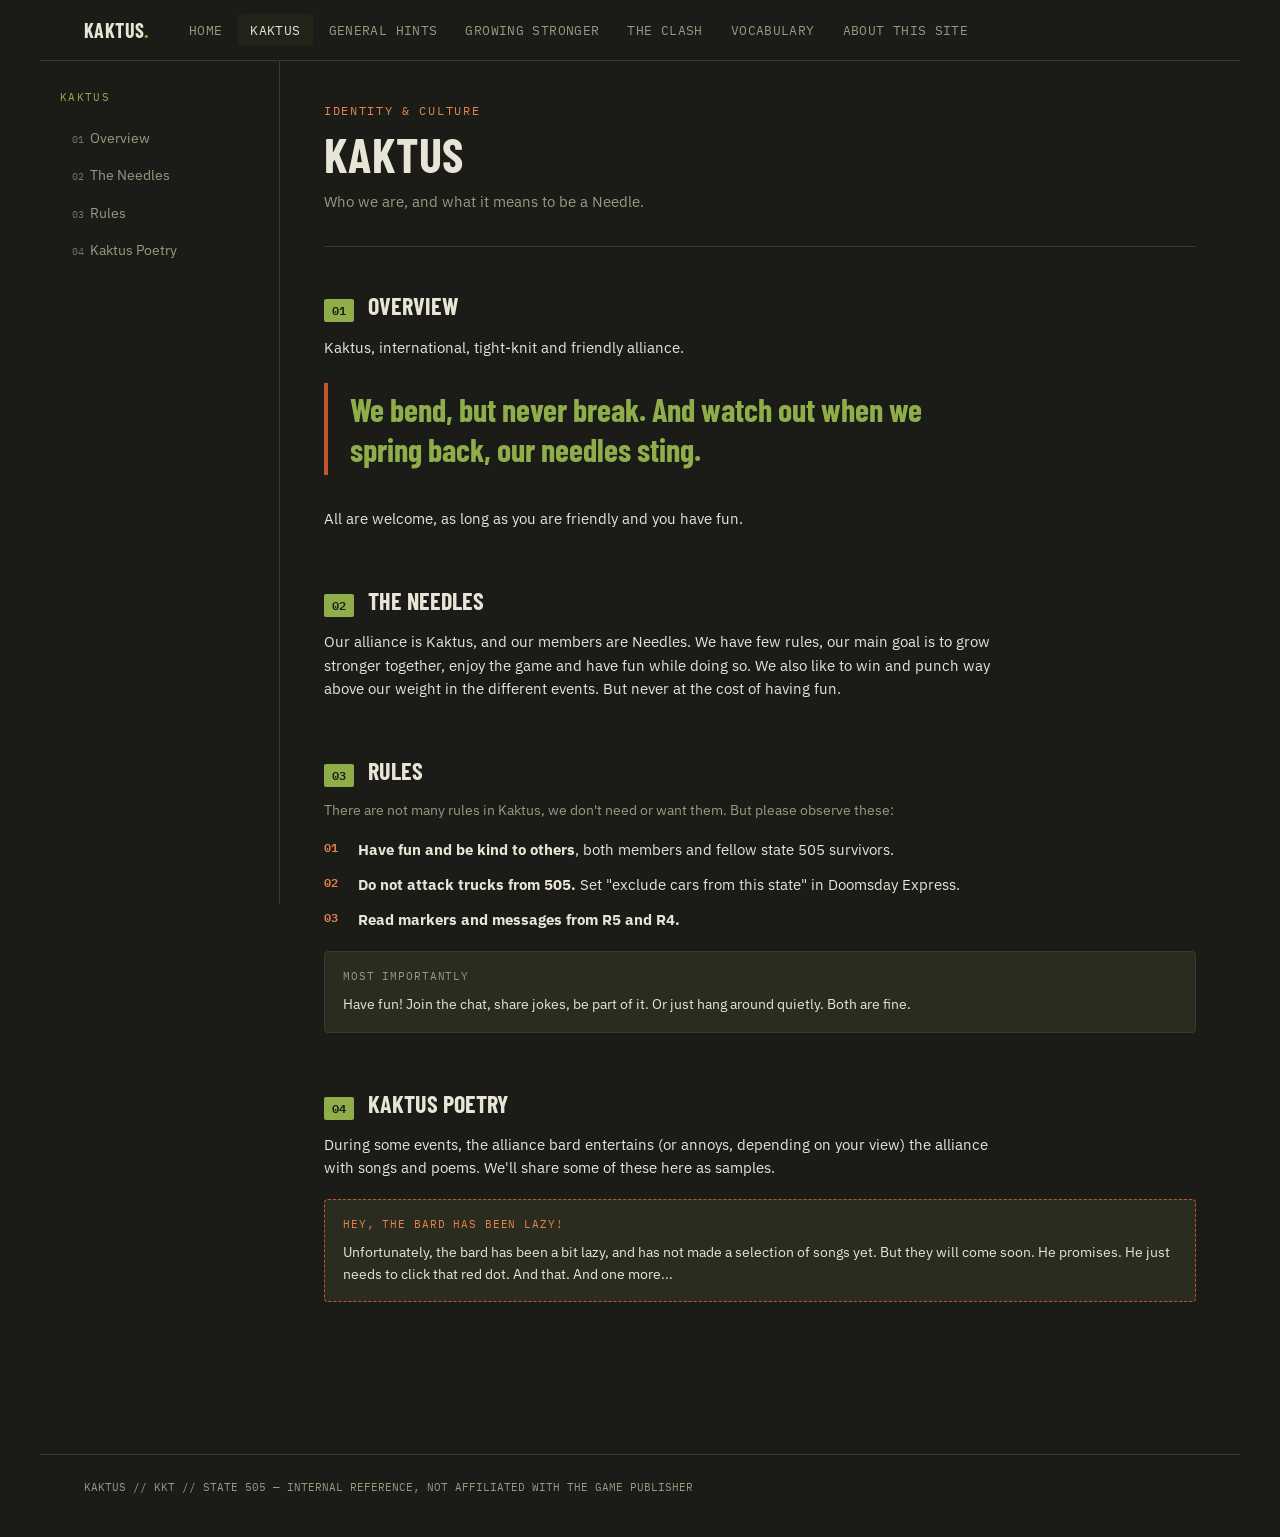
<file: kaktus.html>
<!DOCTYPE html>
<html lang="en">
<head>
<meta charset="UTF-8">
<meta name="viewport" content="width=device-width, initial-scale=1.0">
<meta name="robots" content="noindex, nofollow">
<title>Kaktus // KKT State 505</title>
<link rel="preconnect" href="https://fonts.googleapis.com">
<link href="https://fonts.googleapis.com/css2?family=Barlow+Condensed:wght@600;700&family=IBM+Plex+Sans:wght@400;500;600&family=IBM+Plex+Mono:wght@500;600&display=swap" rel="stylesheet">
<link rel="stylesheet" href="style.css">
</head>
<body>

<div class="topnav">
  <div class="brand">KAKTUS<span>.</span></div>
  <a href="index.html">Home</a>
  <a href="kaktus.html" class="active">Kaktus</a>
  <a href="general.html">General Hints</a>
  <a href="stronger.html">Growing Stronger</a>
  <a href="clash.html">The Clash</a>
  <a href="vocabulary.html">Vocabulary</a>
  <a href="about.html">About this site</a>
</div>
<div class="shell">
  <aside class="sidebar">
    <div class="sidebar-label">Kaktus</div>
    <nav class="toc">
      <a href="#overview"><span class="toc-tag">01</span>Overview</a>
      <a href="#needles"><span class="toc-tag">02</span>The Needles</a>
      <a href="#rules"><span class="toc-tag">03</span>Rules</a>
      <a href="#poetry"><span class="toc-tag">04</span>Kaktus Poetry</a>
    </nav>
  </aside>

  <main>
    <div class="hero">
      <div class="hero-eyebrow">Identity &amp; Culture</div>
      <h1 class="hero-title">Kaktus</h1>
      <p class="hero-desc">Who we are, and what it means to be a Needle.</p>
    </div>

    <section class="entry" id="overview">
      <div class="entry-head">
        <span class="entry-code">01</span>
        <h2 class="entry-title">Overview</h2>
      </div>
      <div class="prose">
        <p>Kaktus, international, tight-knit and friendly alliance.</p>
      </div>
      <div class="pullquote">We bend, but never break. And watch out when we spring back, our needles sting.</div>
      <div class="prose">
        <p>All are welcome, as long as you are friendly and you have fun.</p>
      </div>
    </section>

    <section class="entry" id="needles">
      <div class="entry-head">
        <span class="entry-code">02</span>
        <h2 class="entry-title">The Needles</h2>
      </div>
      <div class="prose">
        <p>Our alliance is Kaktus, and our members are Needles. We have few rules, our main goal is to grow stronger together, enjoy the game and have fun while doing so. We also like to win and punch way above our weight in the different events. But never at the cost of having fun.</p>
      </div>
    </section>

    <section class="entry" id="rules">
      <div class="entry-head">
        <span class="entry-code">03</span>
        <h2 class="entry-title">Rules</h2>
      </div>
      <p class="entry-note">There are not many rules in Kaktus, we don't need or want them. But please observe these:</p>
      <ol class="numlist">
        <li><strong>Have fun and be kind to others</strong>, both members and fellow state 505 survivors.</li>
        <li><strong>Do not attack trucks from 505.</strong> Set "exclude cars from this state" in Doomsday Express.</li>
        <li><strong>Read markers and messages from R5 and R4.</strong></li>
      </ol>
      <div class="callout soft" style="margin-top:20px;">
        <span class="callout-label">Most importantly</span>
        Have fun! Join the chat, share jokes, be part of it. Or just hang around quietly. Both are fine.
      </div>
    </section>

    <section class="entry" id="poetry">
      <div class="entry-head">
        <span class="entry-code">04</span>
        <h2 class="entry-title">Kaktus Poetry</h2>
      </div>
      <div class="prose">
        <p>During some events, the alliance bard entertains (or annoys, depending on your view) the alliance with songs and poems. We'll share some of these here as samples.</p>
      </div>
      <div class="callout" style="margin-top:20px;">
        <span class="callout-label">Hey, the bard has been lazy!</span>
        Unfortunately, the bard has been a bit lazy, and has not made a selection of songs yet. But they will come soon. He promises. He just needs to click that red dot. And that. And one more...
      </div>
    </section>
  </main>
</div>

<footer>
  KAKTUS // KKT // STATE 505 — INTERNAL REFERENCE, NOT AFFILIATED WITH THE GAME PUBLISHER
</footer>

</body>
</html>
</file>
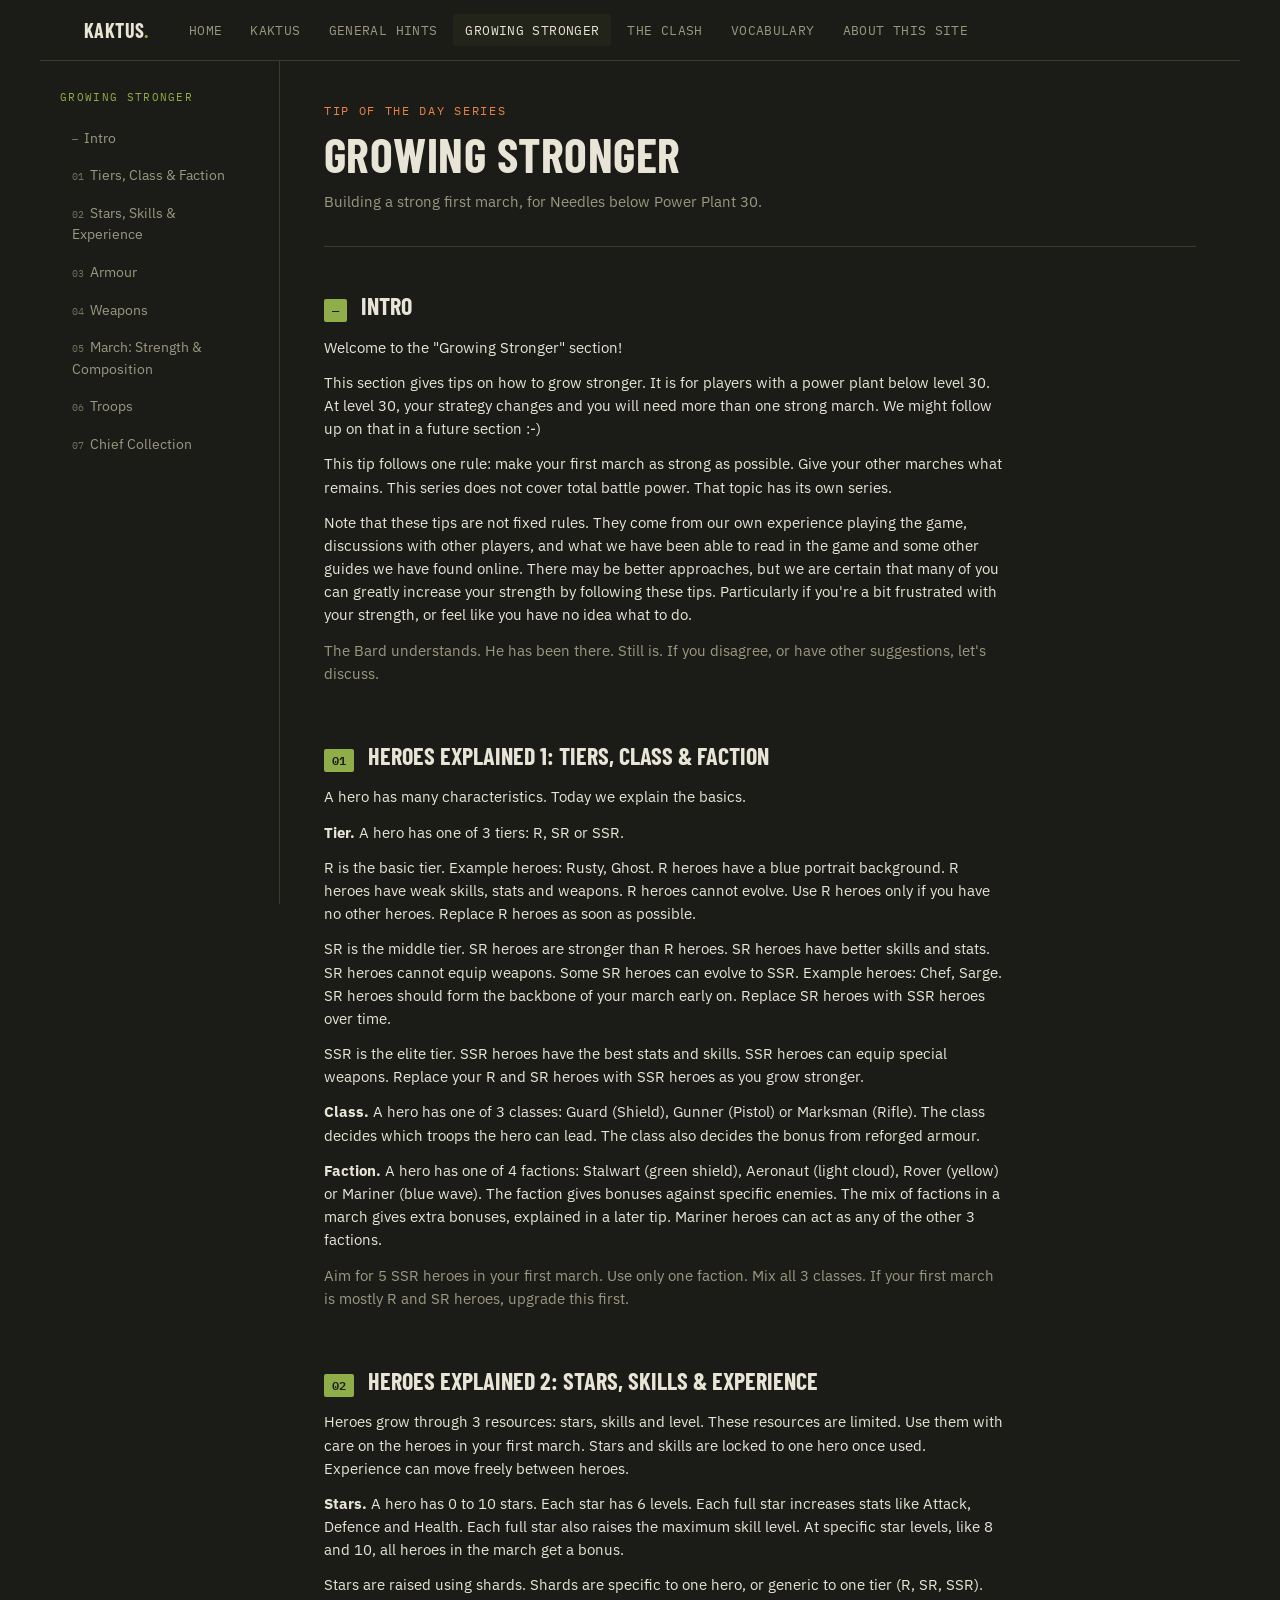
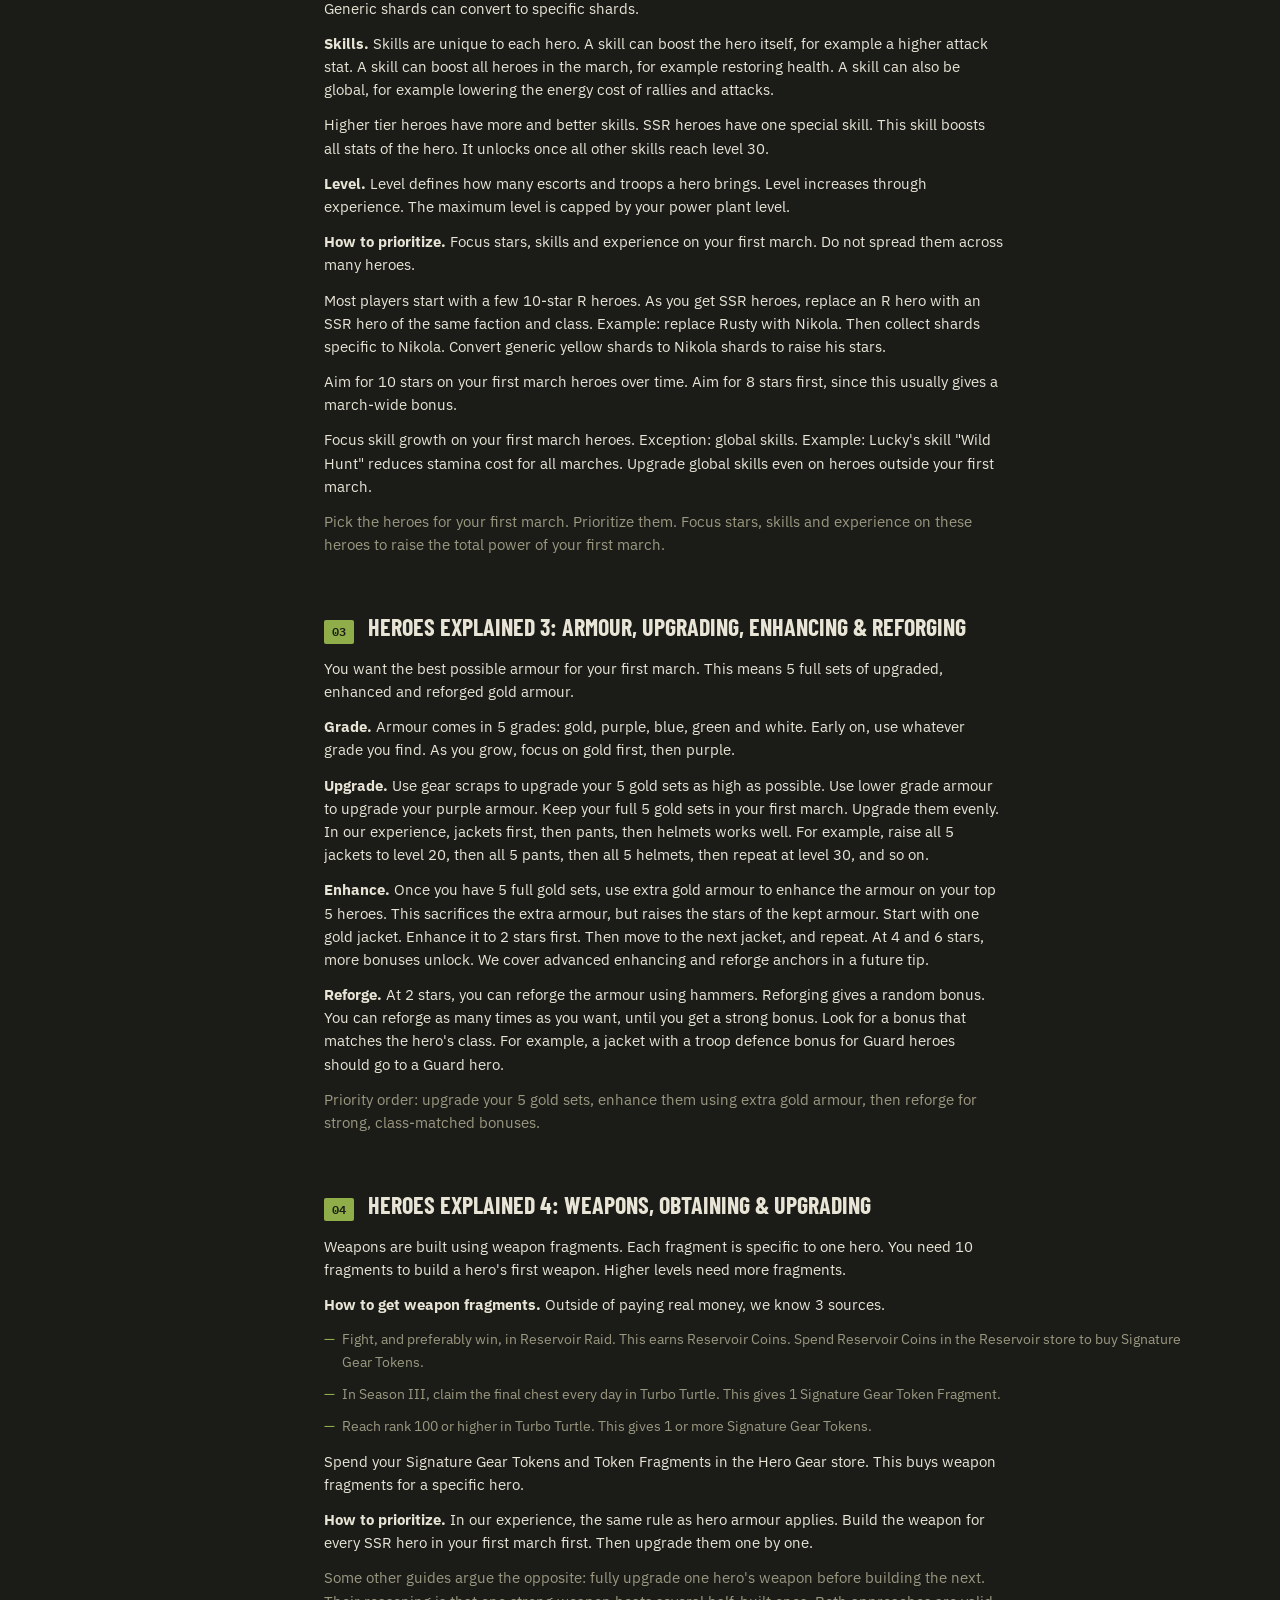
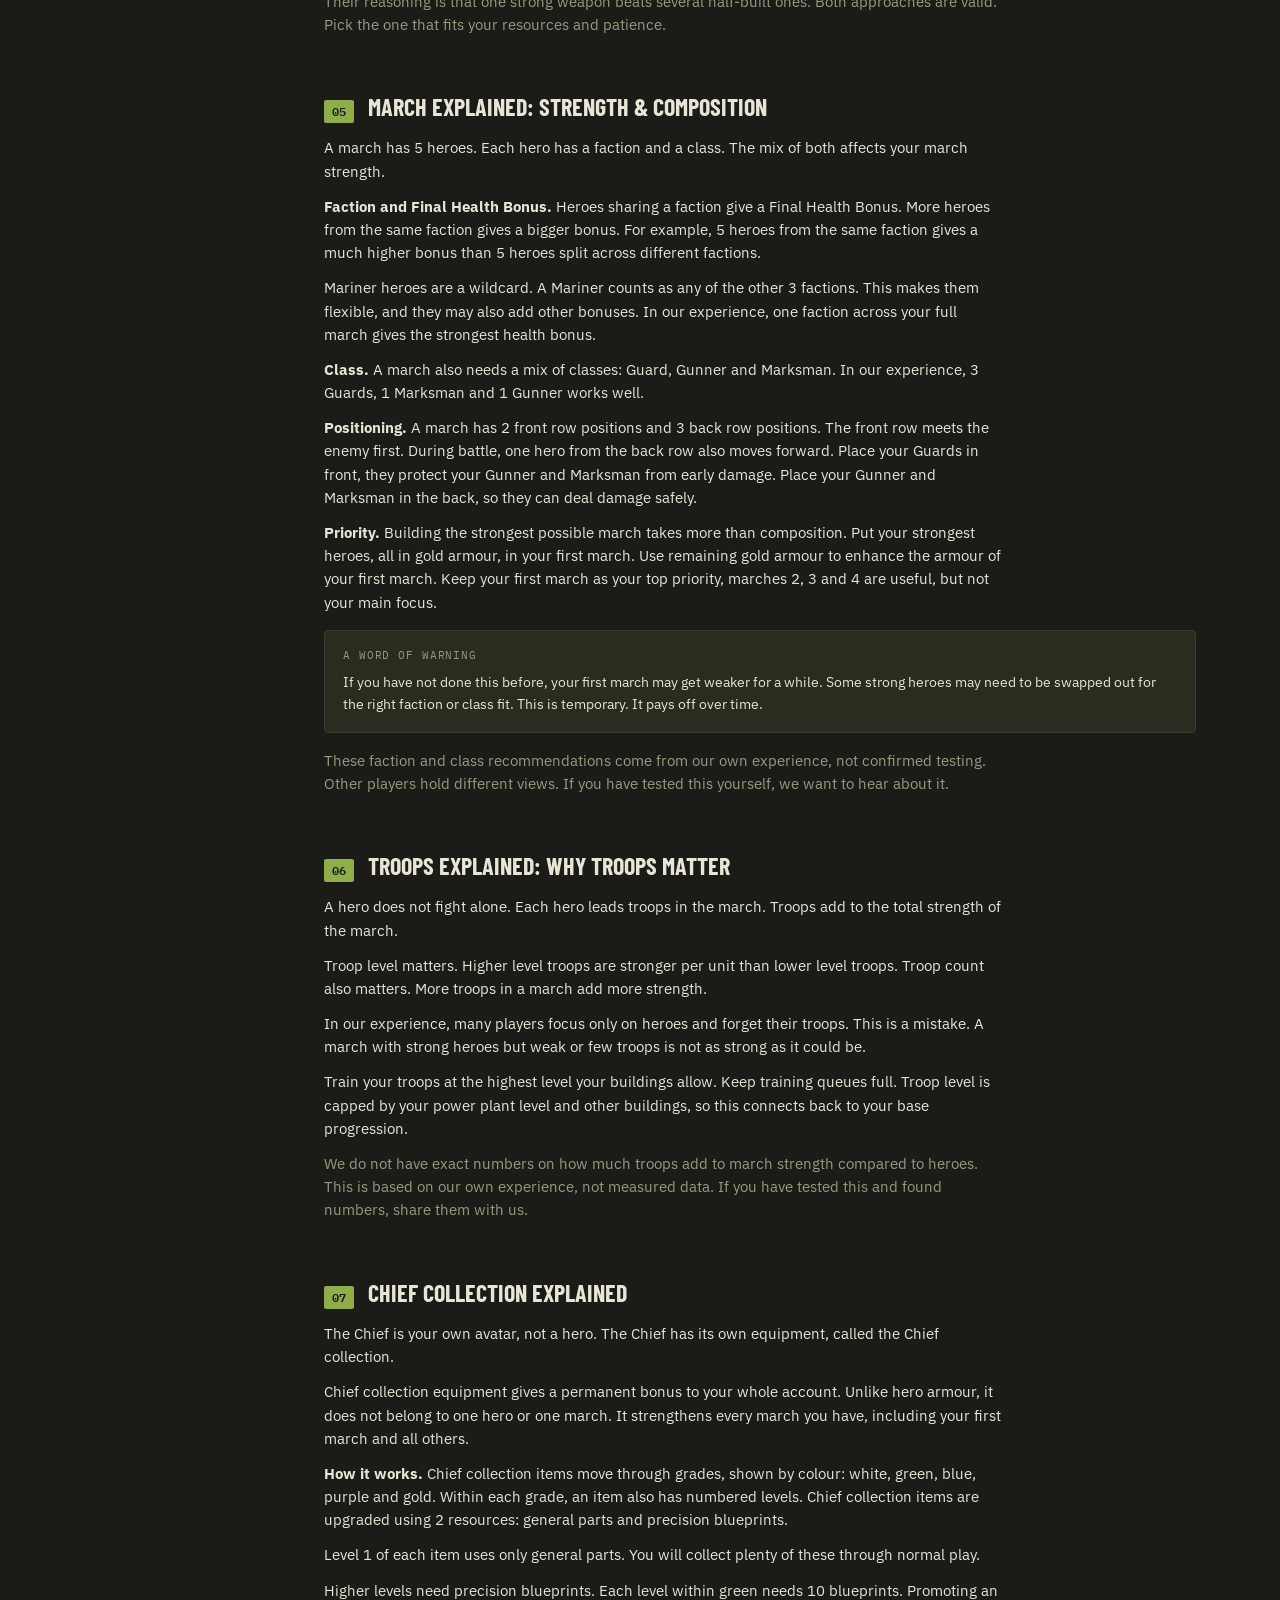
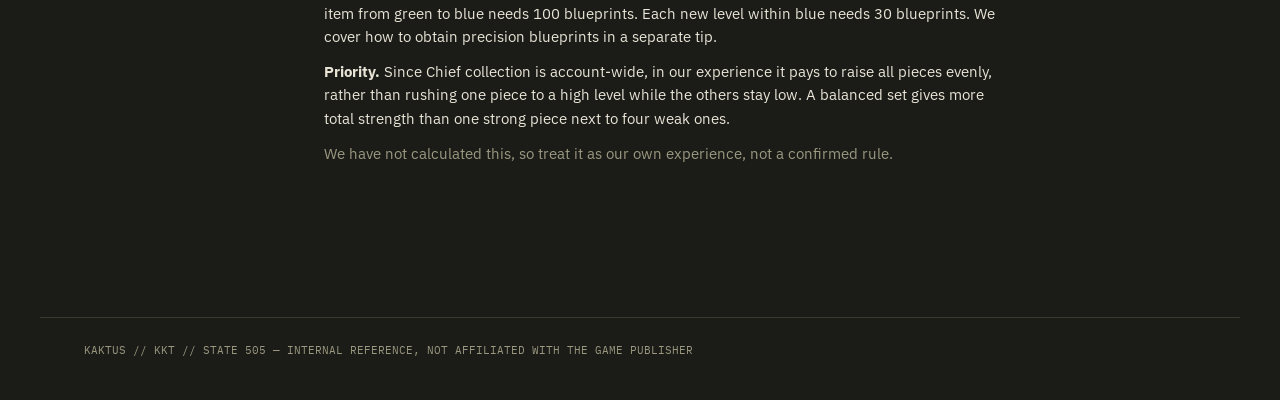
<file: stronger.html>
<!DOCTYPE html>
<html lang="en">
<head>
<meta charset="UTF-8">
<meta name="viewport" content="width=device-width, initial-scale=1.0">
<meta name="robots" content="noindex, nofollow">
<title>Growing Stronger // Kaktus</title>
<link rel="preconnect" href="https://fonts.googleapis.com">
<link href="https://fonts.googleapis.com/css2?family=Barlow+Condensed:wght@600;700&family=IBM+Plex+Sans:wght@400;500;600&family=IBM+Plex+Mono:wght@500;600&display=swap" rel="stylesheet">
<link rel="stylesheet" href="style.css">
</head>
<body>

<div class="topnav">
  <div class="brand">KAKTUS<span>.</span></div>
  <a href="index.html">Home</a>
  <a href="kaktus.html">Kaktus</a>
  <a href="general.html">General Hints</a>
  <a href="stronger.html" class="active">Growing Stronger</a>
  <a href="clash.html">The Clash</a>
  <a href="vocabulary.html">Vocabulary</a>
  <a href="about.html">About this site</a>
</div>
<div class="shell">
  <aside class="sidebar">
    <div class="sidebar-label">Growing Stronger</div>
    <nav class="toc">
      <a href="#intro"><span class="toc-tag">—</span>Intro</a>
      <a href="#t01"><span class="toc-tag">01</span>Tiers, Class &amp; Faction</a>
      <a href="#t02"><span class="toc-tag">02</span>Stars, Skills &amp; Experience</a>
      <a href="#t03"><span class="toc-tag">03</span>Armour</a>
      <a href="#t04"><span class="toc-tag">04</span>Weapons</a>
      <a href="#t05"><span class="toc-tag">05</span>March: Strength &amp; Composition</a>
      <a href="#t06"><span class="toc-tag">06</span>Troops</a>
      <a href="#t07"><span class="toc-tag">07</span>Chief Collection</a>
    </nav>
  </aside>

  <main>
    <div class="hero">
      <div class="hero-eyebrow">Tip of the Day Series</div>
      <h1 class="hero-title">Growing Stronger</h1>
      <p class="hero-desc">Building a strong first march, for Needles below Power Plant 30.</p>
    </div>

    <section class="entry" id="intro">
      <div class="entry-head"><span class="entry-code">—</span><h2 class="entry-title">Intro</h2></div>
      <div class="prose">
        <p>Welcome to the "Growing Stronger" section!</p>
        <p>This section gives tips on how to grow stronger. It is for players with a power plant below level 30. At level 30, your strategy changes and you will need more than one strong march. We might follow up on that in a future section :-)</p>
        <p>This tip follows one rule: make your first march as strong as possible. Give your other marches what remains. This series does not cover total battle power. That topic has its own series.</p>
        <p>Note that these tips are not fixed rules. They come from our own experience playing the game, discussions with other players, and what we have been able to read in the game and some other guides we have found online. There may be better approaches, but we are certain that many of you can greatly increase your strength by following these tips. Particularly if you're a bit frustrated with your strength, or feel like you have no idea what to do.</p>
        <p class="muted">The Bard understands. He has been there. Still is. If you disagree, or have other suggestions, let's discuss.</p>
      </div>
    </section>

    <section class="entry" id="t01">
      <div class="entry-head"><span class="entry-code">01</span><h2 class="entry-title">Heroes Explained 1: Tiers, Class &amp; Faction</h2></div>
      <div class="prose">
        <p>A hero has many characteristics. Today we explain the basics.</p>
        <p><strong>Tier.</strong> A hero has one of 3 tiers: R, SR or SSR.</p>
        <p>R is the basic tier. Example heroes: Rusty, Ghost. R heroes have a blue portrait background. R heroes have weak skills, stats and weapons. R heroes cannot evolve. Use R heroes only if you have no other heroes. Replace R heroes as soon as possible.</p>
        <p>SR is the middle tier. SR heroes are stronger than R heroes. SR heroes have better skills and stats. SR heroes cannot equip weapons. Some SR heroes can evolve to SSR. Example heroes: Chef, Sarge. SR heroes should form the backbone of your march early on. Replace SR heroes with SSR heroes over time.</p>
        <p>SSR is the elite tier. SSR heroes have the best stats and skills. SSR heroes can equip special weapons. Replace your R and SR heroes with SSR heroes as you grow stronger.</p>
        <p><strong>Class.</strong> A hero has one of 3 classes: Guard (Shield), Gunner (Pistol) or Marksman (Rifle). The class decides which troops the hero can lead. The class also decides the bonus from reforged armour.</p>
        <p><strong>Faction.</strong> A hero has one of 4 factions: Stalwart (green shield), Aeronaut (light cloud), Rover (yellow) or Mariner (blue wave). The faction gives bonuses against specific enemies. The mix of factions in a march gives extra bonuses, explained in a later tip. Mariner heroes can act as any of the other 3 factions.</p>
        <p class="muted">Aim for 5 SSR heroes in your first march. Use only one faction. Mix all 3 classes. If your first march is mostly R and SR heroes, upgrade this first.</p>
      </div>
    </section>

    <section class="entry" id="t02">
      <div class="entry-head"><span class="entry-code">02</span><h2 class="entry-title">Heroes Explained 2: Stars, Skills &amp; Experience</h2></div>
      <div class="prose">
        <p>Heroes grow through 3 resources: stars, skills and level. These resources are limited. Use them with care on the heroes in your first march. Stars and skills are locked to one hero once used. Experience can move freely between heroes.</p>
        <p><strong>Stars.</strong> A hero has 0 to 10 stars. Each star has 6 levels. Each full star increases stats like Attack, Defence and Health. Each full star also raises the maximum skill level. At specific star levels, like 8 and 10, all heroes in the march get a bonus.</p>
        <p>Stars are raised using shards. Shards are specific to one hero, or generic to one tier (R, SR, SSR). Generic shards can convert to specific shards.</p>
        <p><strong>Skills.</strong> Skills are unique to each hero. A skill can boost the hero itself, for example a higher attack stat. A skill can boost all heroes in the march, for example restoring health. A skill can also be global, for example lowering the energy cost of rallies and attacks.</p>
        <p>Higher tier heroes have more and better skills. SSR heroes have one special skill. This skill boosts all stats of the hero. It unlocks once all other skills reach level 30.</p>
        <p><strong>Level.</strong> Level defines how many escorts and troops a hero brings. Level increases through experience. The maximum level is capped by your power plant level.</p>
        <p><strong>How to prioritize.</strong> Focus stars, skills and experience on your first march. Do not spread them across many heroes.</p>
        <p>Most players start with a few 10-star R heroes. As you get SSR heroes, replace an R hero with an SSR hero of the same faction and class. Example: replace Rusty with Nikola. Then collect shards specific to Nikola. Convert generic yellow shards to Nikola shards to raise his stars.</p>
        <p>Aim for 10 stars on your first march heroes over time. Aim for 8 stars first, since this usually gives a march-wide bonus.</p>
        <p>Focus skill growth on your first march heroes. Exception: global skills. Example: Lucky's skill "Wild Hunt" reduces stamina cost for all marches. Upgrade global skills even on heroes outside your first march.</p>
        <p class="muted">Pick the heroes for your first march. Prioritize them. Focus stars, skills and experience on these heroes to raise the total power of your first march.</p>
      </div>
    </section>

    <section class="entry" id="t03">
      <div class="entry-head"><span class="entry-code">03</span><h2 class="entry-title">Heroes Explained 3: Armour, Upgrading, Enhancing &amp; Reforging</h2></div>
      <div class="prose">
        <p>You want the best possible armour for your first march. This means 5 full sets of upgraded, enhanced and reforged gold armour.</p>
        <p><strong>Grade.</strong> Armour comes in 5 grades: gold, purple, blue, green and white. Early on, use whatever grade you find. As you grow, focus on gold first, then purple.</p>
        <p><strong>Upgrade.</strong> Use gear scraps to upgrade your 5 gold sets as high as possible. Use lower grade armour to upgrade your purple armour. Keep your full 5 gold sets in your first march. Upgrade them evenly. In our experience, jackets first, then pants, then helmets works well. For example, raise all 5 jackets to level 20, then all 5 pants, then all 5 helmets, then repeat at level 30, and so on.</p>
        <p><strong>Enhance.</strong> Once you have 5 full gold sets, use extra gold armour to enhance the armour on your top 5 heroes. This sacrifices the extra armour, but raises the stars of the kept armour. Start with one gold jacket. Enhance it to 2 stars first. Then move to the next jacket, and repeat. At 4 and 6 stars, more bonuses unlock. We cover advanced enhancing and reforge anchors in a future tip.</p>
        <p><strong>Reforge.</strong> At 2 stars, you can reforge the armour using hammers. Reforging gives a random bonus. You can reforge as many times as you want, until you get a strong bonus. Look for a bonus that matches the hero's class. For example, a jacket with a troop defence bonus for Guard heroes should go to a Guard hero.</p>
        <p class="muted">Priority order: upgrade your 5 gold sets, enhance them using extra gold armour, then reforge for strong, class-matched bonuses.</p>
      </div>
    </section>

    <section class="entry" id="t04">
      <div class="entry-head"><span class="entry-code">04</span><h2 class="entry-title">Heroes Explained 4: Weapons, Obtaining &amp; Upgrading</h2></div>
      <div class="prose">
        <p>Weapons are built using weapon fragments. Each fragment is specific to one hero. You need 10 fragments to build a hero's first weapon. Higher levels need more fragments.</p>
        <p><strong>How to get weapon fragments.</strong> Outside of paying real money, we know 3 sources.</p>
        <ul class="rule-list">
          <li>Fight, and preferably win, in Reservoir Raid. This earns Reservoir Coins. Spend Reservoir Coins in the Reservoir store to buy Signature Gear Tokens.</li>
          <li>In Season III, claim the final chest every day in Turbo Turtle. This gives 1 Signature Gear Token Fragment.</li>
          <li>Reach rank 100 or higher in Turbo Turtle. This gives 1 or more Signature Gear Tokens.</li>
        </ul>
        <p style="margin-top:12px;">Spend your Signature Gear Tokens and Token Fragments in the Hero Gear store. This buys weapon fragments for a specific hero.</p>
        <p><strong>How to prioritize.</strong> In our experience, the same rule as hero armour applies. Build the weapon for every SSR hero in your first march first. Then upgrade them one by one.</p>
        <p class="muted">Some other guides argue the opposite: fully upgrade one hero's weapon before building the next. Their reasoning is that one strong weapon beats several half-built ones. Both approaches are valid. Pick the one that fits your resources and patience.</p>
      </div>
    </section>

    <section class="entry" id="t05">
      <div class="entry-head"><span class="entry-code">05</span><h2 class="entry-title">March Explained: Strength &amp; Composition</h2></div>
      <div class="prose">
        <p>A march has 5 heroes. Each hero has a faction and a class. The mix of both affects your march strength.</p>
        <p><strong>Faction and Final Health Bonus.</strong> Heroes sharing a faction give a Final Health Bonus. More heroes from the same faction gives a bigger bonus. For example, 5 heroes from the same faction gives a much higher bonus than 5 heroes split across different factions.</p>
        <p>Mariner heroes are a wildcard. A Mariner counts as any of the other 3 factions. This makes them flexible, and they may also add other bonuses. In our experience, one faction across your full march gives the strongest health bonus.</p>
        <p><strong>Class.</strong> A march also needs a mix of classes: Guard, Gunner and Marksman. In our experience, 3 Guards, 1 Marksman and 1 Gunner works well.</p>
        <p><strong>Positioning.</strong> A march has 2 front row positions and 3 back row positions. The front row meets the enemy first. During battle, one hero from the back row also moves forward. Place your Guards in front, they protect your Gunner and Marksman from early damage. Place your Gunner and Marksman in the back, so they can deal damage safely.</p>
        <p><strong>Priority.</strong> Building the strongest possible march takes more than composition. Put your strongest heroes, all in gold armour, in your first march. Use remaining gold armour to enhance the armour of your first march. Keep your first march as your top priority, marches 2, 3 and 4 are useful, but not your main focus.</p>
        <div class="callout soft" style="margin-top:16px;">
          <span class="callout-label">A word of warning</span>
          If you have not done this before, your first march may get weaker for a while. Some strong heroes may need to be swapped out for the right faction or class fit. This is temporary. It pays off over time.
        </div>
        <p class="muted" style="margin-top:16px;">These faction and class recommendations come from our own experience, not confirmed testing. Other players hold different views. If you have tested this yourself, we want to hear about it.</p>
      </div>
    </section>

    <section class="entry" id="t06">
      <div class="entry-head"><span class="entry-code">06</span><h2 class="entry-title">Troops Explained: Why Troops Matter</h2></div>
      <div class="prose">
        <p>A hero does not fight alone. Each hero leads troops in the march. Troops add to the total strength of the march.</p>
        <p>Troop level matters. Higher level troops are stronger per unit than lower level troops. Troop count also matters. More troops in a march add more strength.</p>
        <p>In our experience, many players focus only on heroes and forget their troops. This is a mistake. A march with strong heroes but weak or few troops is not as strong as it could be.</p>
        <p>Train your troops at the highest level your buildings allow. Keep training queues full. Troop level is capped by your power plant level and other buildings, so this connects back to your base progression.</p>
        <p class="muted">We do not have exact numbers on how much troops add to march strength compared to heroes. This is based on our own experience, not measured data. If you have tested this and found numbers, share them with us.</p>
      </div>
    </section>

    <section class="entry" id="t07">
      <div class="entry-head"><span class="entry-code">07</span><h2 class="entry-title">Chief Collection Explained</h2></div>
      <div class="prose">
        <p>The Chief is your own avatar, not a hero. The Chief has its own equipment, called the Chief collection.</p>
        <p>Chief collection equipment gives a permanent bonus to your whole account. Unlike hero armour, it does not belong to one hero or one march. It strengthens every march you have, including your first march and all others.</p>
        <p><strong>How it works.</strong> Chief collection items move through grades, shown by colour: white, green, blue, purple and gold. Within each grade, an item also has numbered levels. Chief collection items are upgraded using 2 resources: general parts and precision blueprints.</p>
        <p>Level 1 of each item uses only general parts. You will collect plenty of these through normal play.</p>
        <p>Higher levels need precision blueprints. Each level within green needs 10 blueprints. Promoting an item from green to blue needs 100 blueprints. Each new level within blue needs 30 blueprints. We cover how to obtain precision blueprints in a separate tip.</p>
        <p><strong>Priority.</strong> Since Chief collection is account-wide, in our experience it pays to raise all pieces evenly, rather than rushing one piece to a high level while the others stay low. A balanced set gives more total strength than one strong piece next to four weak ones.</p>
        <p class="muted">We have not calculated this, so treat it as our own experience, not a confirmed rule.</p>
      </div>
    </section>
  </main>
</div>

<footer>
  KAKTUS // KKT // STATE 505 — INTERNAL REFERENCE, NOT AFFILIATED WITH THE GAME PUBLISHER
</footer>

</body>
</html>
</file>
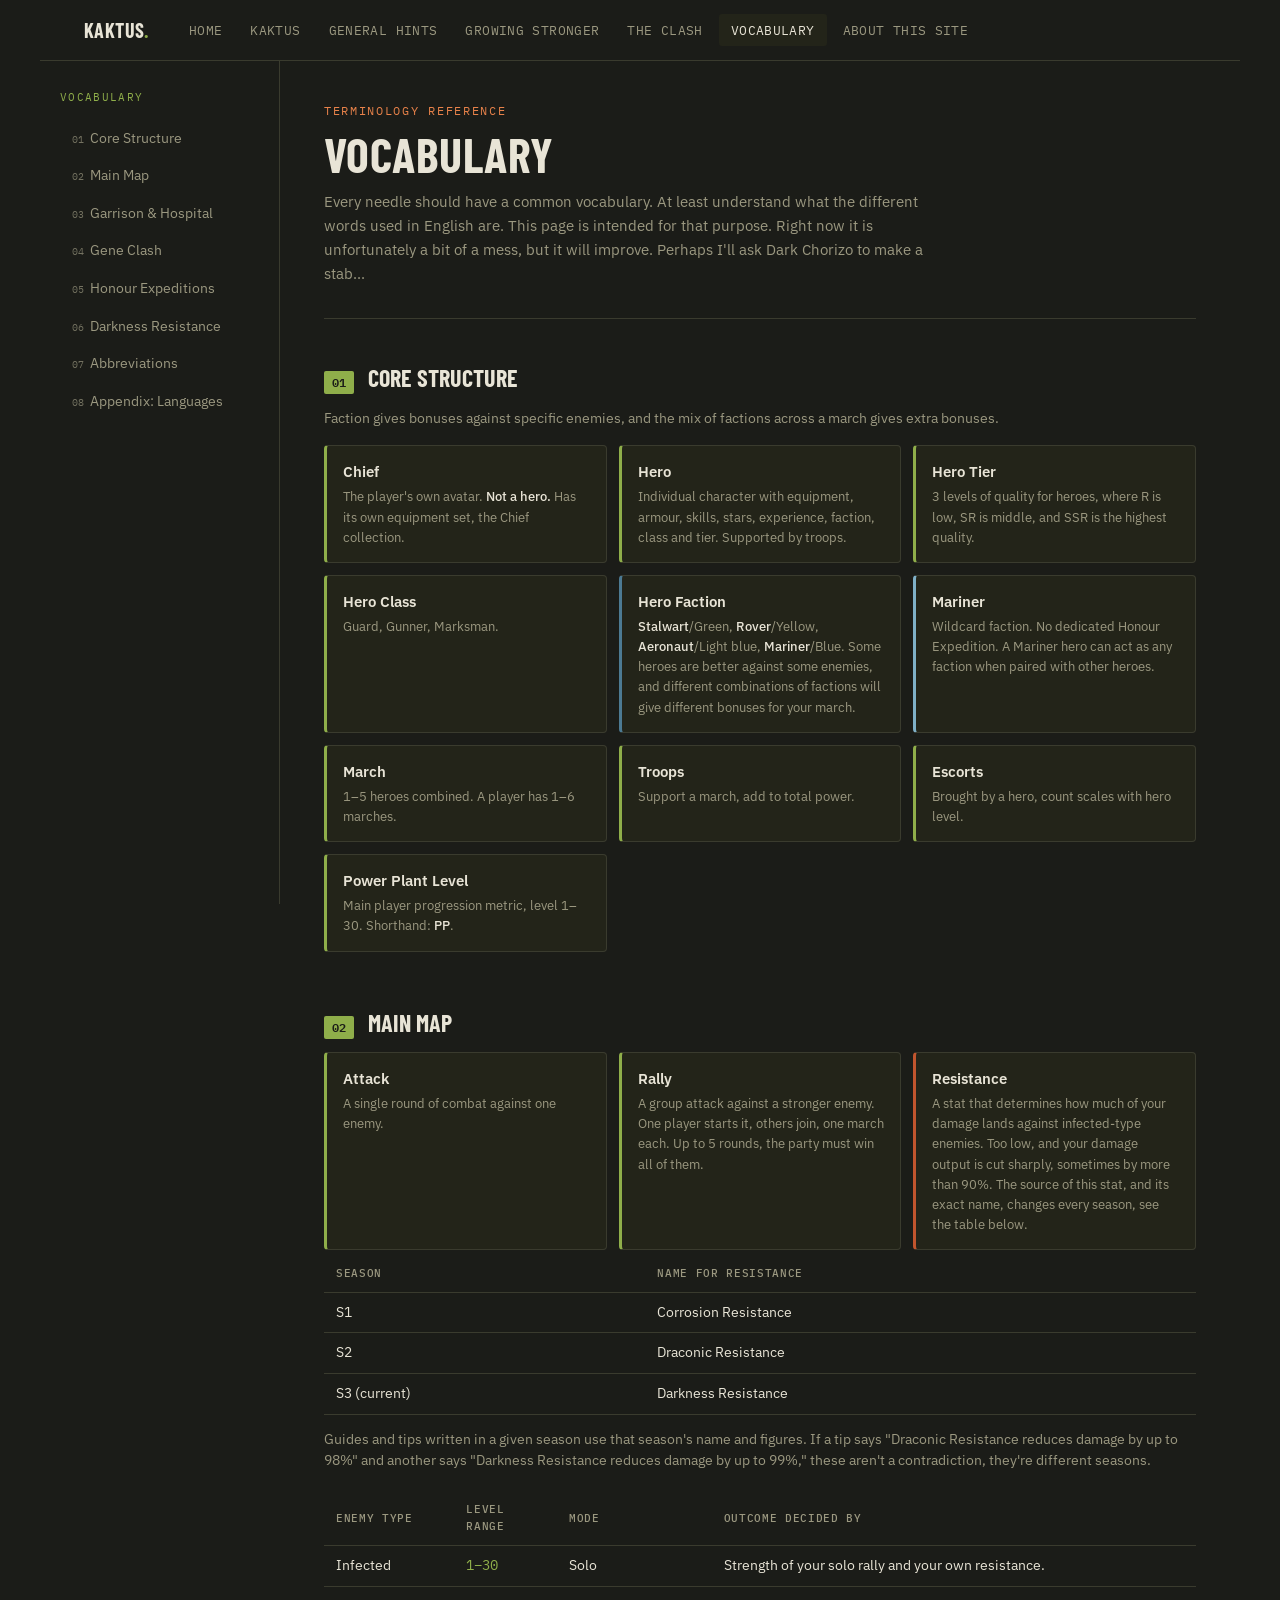
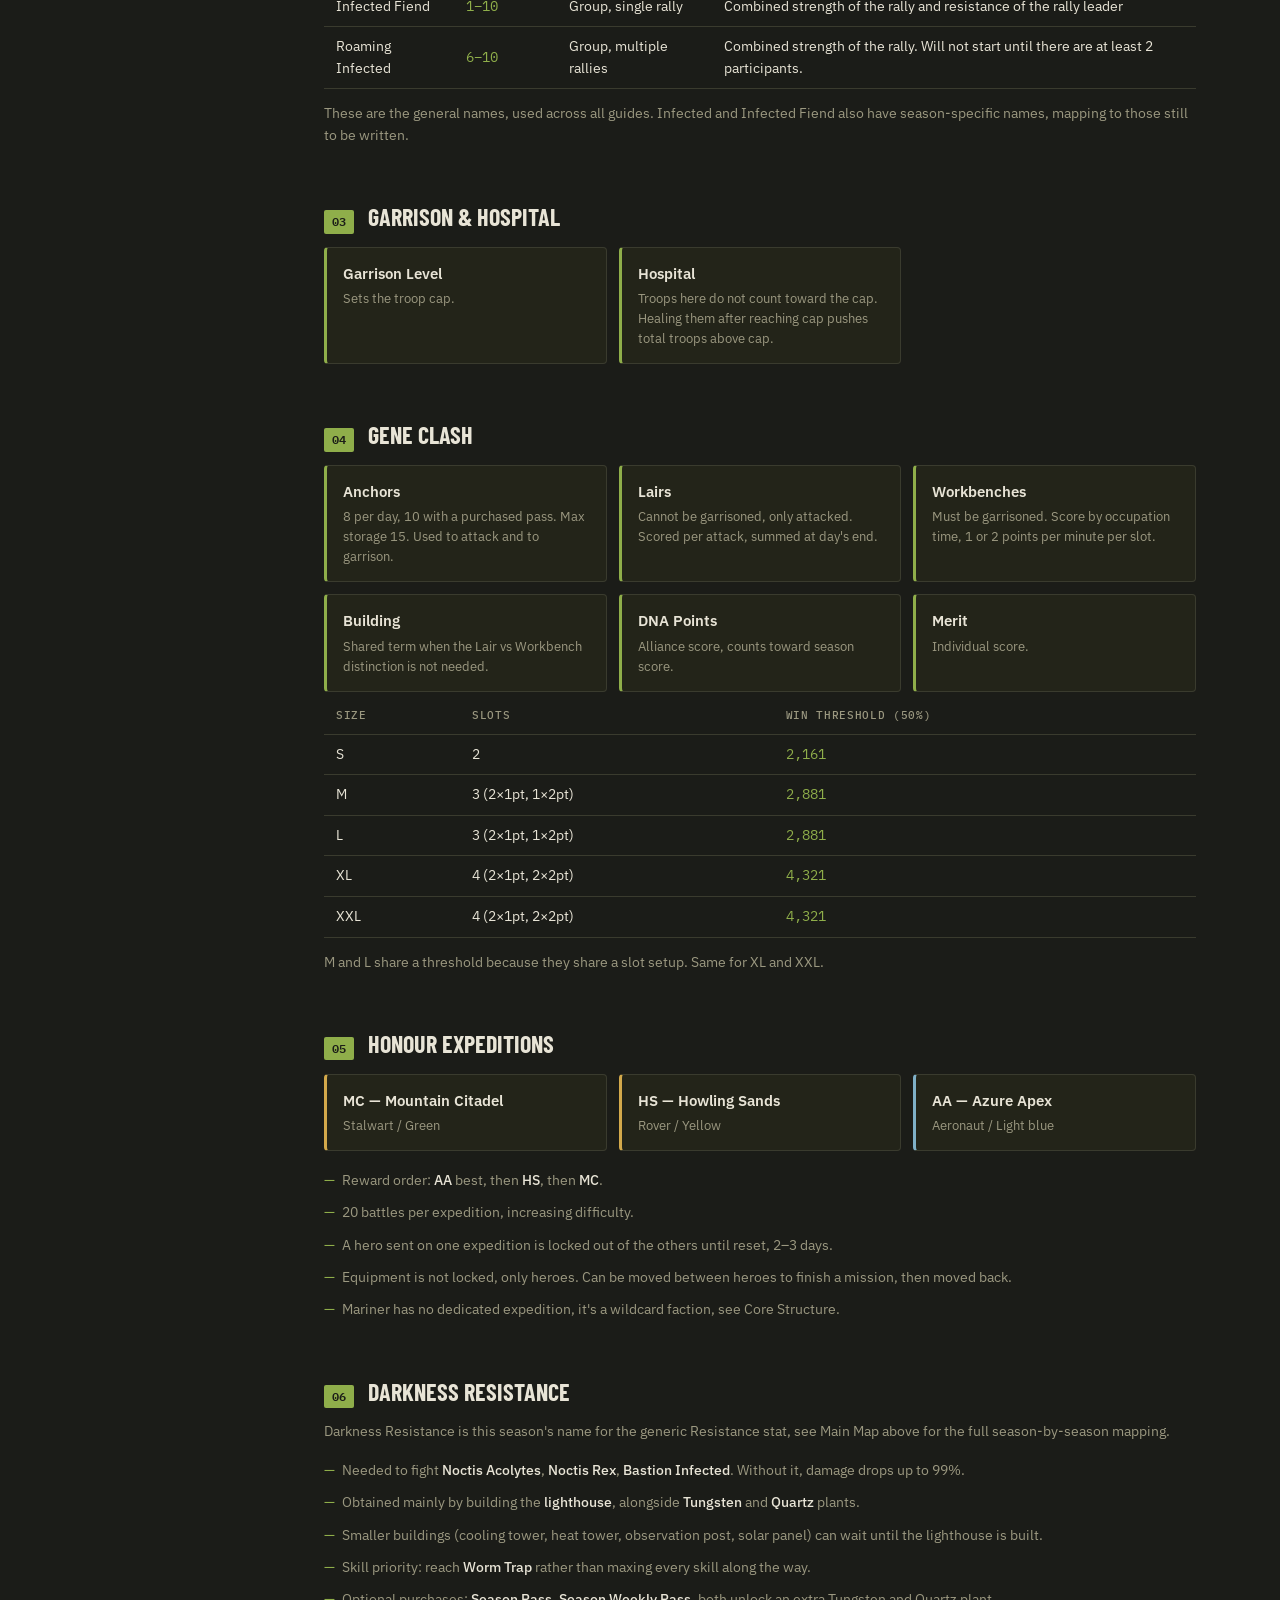
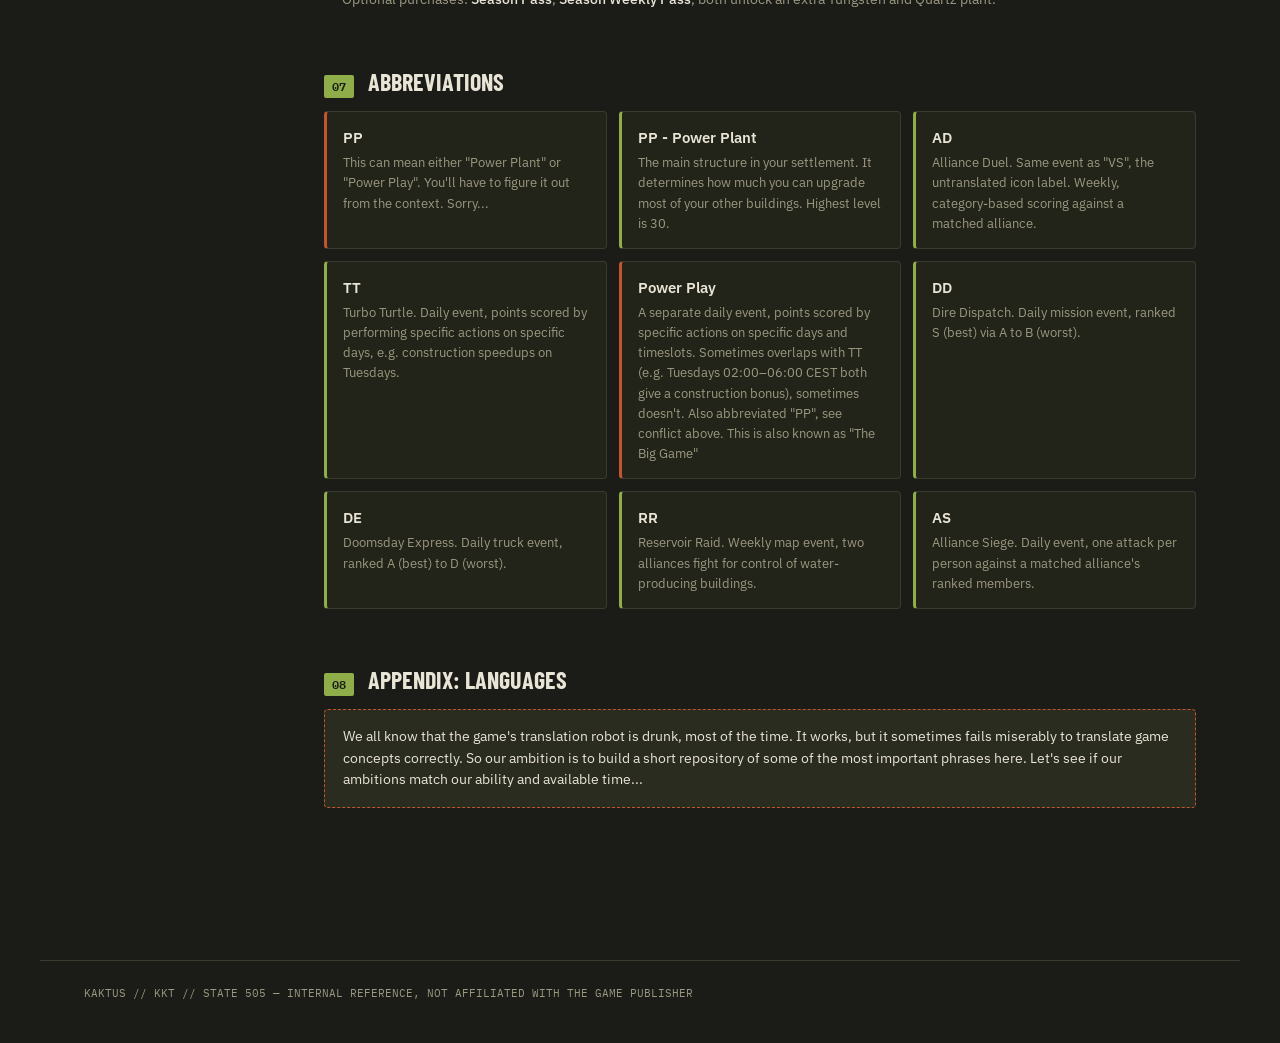
<file: vocabulary.html>
<!DOCTYPE html>
<html lang="en">
<head>
<meta charset="UTF-8">
<meta name="viewport" content="width=device-width, initial-scale=1.0">
<meta name="robots" content="noindex, nofollow">
<title>Vocabulary // Kaktus</title>
<link rel="preconnect" href="https://fonts.googleapis.com">
<link href="https://fonts.googleapis.com/css2?family=Barlow+Condensed:wght@600;700&family=IBM+Plex+Sans:wght@400;500;600&family=IBM+Plex+Mono:wght@500;600&display=swap" rel="stylesheet">
<link rel="stylesheet" href="style.css">
</head>
<body>

<div class="topnav">
  <div class="brand">KAKTUS<span>.</span></div>
  <a href="index.html">Home</a>
  <a href="kaktus.html">Kaktus</a>
  <a href="general.html">General Hints</a>
  <a href="stronger.html">Growing Stronger</a>
  <a href="clash.html">The Clash</a>
  <a href="vocabulary.html" class="active">Vocabulary</a>
  <a href="about.html">About this site</a>
</div>
<div class="shell">
  <aside class="sidebar">
    <div class="sidebar-label">Vocabulary</div>
    <nav class="toc">
      <a href="#core"><span class="toc-tag">01</span>Core Structure</a>
      <a href="#mainmap"><span class="toc-tag">02</span>Main Map</a>
      <a href="#garrison"><span class="toc-tag">03</span>Garrison &amp; Hospital</a>
      <a href="#clash"><span class="toc-tag">04</span>Gene Clash</a>
      <a href="#expeditions"><span class="toc-tag">05</span>Honour Expeditions</a>
      <a href="#darkness"><span class="toc-tag">06</span>Darkness Resistance</a>
      <a href="#abbrev"><span class="toc-tag">07</span>Abbreviations</a>
      <a href="#appendix"><span class="toc-tag">08</span>Appendix: Languages</a>
    </nav>
  </aside>

  <main>
    <div class="hero">
      <div class="hero-eyebrow">Terminology Reference</div>
      <h1 class="hero-title">Vocabulary</h1>
      <p class="hero-desc">Every needle should have a common vocabulary. At least understand what the different words used in English are. This page is intended for that purpose. Right now it is unfortunately a bit of a mess, but it will improve. Perhaps I'll ask Dark Chorizo to make a stab...</p>
    </div>

    <section class="entry" id="core">
      <div class="entry-head">
        <span class="entry-code">01</span>
        <h2 class="entry-title">Core Structure</h2>
      </div>
      <p class="entry-note">Faction gives bonuses against specific enemies, and the mix of factions across a march gives extra bonuses.</p>
      <div class="card-grid">
        <div class="card">
          <div class="card-term">Chief</div>
          <div class="card-def">The player's own avatar. <strong>Not a hero.</strong> Has its own equipment set, the Chief collection.</div>
        </div>
        <div class="card">
          <div class="card-term">Hero</div>
          <div class="card-def">Individual character with equipment, armour, skills, stars, experience, faction, class and tier. Supported by troops.</div>
        </div>
        <div class="card">
          <div class="card-term">Hero Tier</div>
          <div class="card-def">3 levels of quality for heroes, where R is low, SR is middle, and SSR is the highest quality.</div>
        </div>
        <div class="card">
          <div class="card-term">Hero Class</div>
          <div class="card-def">Guard, Gunner, Marksman.</div>
        </div>
        <div class="card tag-blue">
          <div class="card-term">Hero Faction</div>
          <div class="card-def"><strong>Stalwart</strong>/Green, <strong>Rover</strong>/Yellow, <strong>Aeronaut</strong>/Light blue, <strong>Mariner</strong>/Blue. Some heroes are better against some enemies, and different combinations of factions will give different bonuses for your march.</div>
        </div>
        <div class="card tag-lightblue">
          <div class="card-term">Mariner</div>
          <div class="card-def">Wildcard faction. No dedicated Honour Expedition. A Mariner hero can act as any faction when paired with other heroes.</div>
        </div>
        <div class="card">
          <div class="card-term">March</div>
          <div class="card-def">1–5 heroes combined. A player has 1–6 marches.</div>
        </div>
        <div class="card">
          <div class="card-term">Troops</div>
          <div class="card-def">Support a march, add to total power.</div>
        </div>
        <div class="card">
          <div class="card-term">Escorts</div>
          <div class="card-def">Brought by a hero, count scales with hero level.</div>
        </div>
        <div class="card">
          <div class="card-term">Power Plant Level</div>
          <div class="card-def">Main player progression metric, level 1–30. Shorthand: <strong>PP</strong>.</div>
        </div>
      </div>
    </section>

    <section class="entry" id="mainmap">
      <div class="entry-head">
        <span class="entry-code">02</span>
        <h2 class="entry-title">Main Map</h2>
      </div>
      <div class="card-grid">
        <div class="card">
          <div class="card-term">Attack</div>
          <div class="card-def">A single round of combat against one enemy.</div>
        </div>
        <div class="card">
          <div class="card-term">Rally</div>
          <div class="card-def">A group attack against a stronger enemy. One player starts it, others join, one march each. Up to 5 rounds, the party must win all of them.</div>
        </div>
        <div class="card tag-rust">
          <div class="card-term">Resistance</div>
          <div class="card-def">A stat that determines how much of your damage lands against infected-type enemies. Too low, and your damage output is cut sharply, sometimes by more than 90%. The source of this stat, and its exact name, changes every season, see the table below.</div>
        </div>
      </div>
      <table class="datatable" style="margin-top:6px;">
        <thead>
          <tr><th>Season</th><th>Name for Resistance</th></tr>
        </thead>
        <tbody>
          <tr><td>S1</td><td>Corrosion Resistance</td></tr>
          <tr><td>S2</td><td>Draconic Resistance</td></tr>
          <tr><td>S3 (current)</td><td>Darkness Resistance</td></tr>
        </tbody>
      </table>
      <p class="entry-note" style="margin-top:14px;margin-bottom:0;">Guides and tips written in a given season use that season's name and figures. If a tip says "Draconic Resistance reduces damage by up to 98%" and another says "Darkness Resistance reduces damage by up to 99%," these aren't a contradiction, they're different seasons.</p>
      <table class="datatable" style="margin-top:20px;">
        <thead>
          <tr><th>Enemy Type</th><th>Level Range</th><th>Mode</th><th>Outcome Decided By</th></tr>
        </thead>
        <tbody>
          <tr><td>Infected</td><td class="num">1–30</td><td>Solo</td><td>Strength of your solo rally and your own resistance.</td></tr>
          <tr><td>Infected Fiend</td><td class="num">1–10</td><td>Group, single rally</td><td>Combined strength of the rally and resistance of the rally leader</td></tr>
          <tr><td>Roaming Infected</td><td class="num">6–10</td><td>Group, multiple rallies</td><td>Combined strength of the rally. Will not start until there are at least 2 participants.</td></tr>
        </tbody>
      </table>
      <p class="entry-note" style="margin-top:14px;">These are the general names, used across all guides. Infected and Infected Fiend also have season-specific names, mapping to those still to be written.</p>
    </section>

    <section class="entry" id="garrison">
      <div class="entry-head">
        <span class="entry-code">03</span>
        <h2 class="entry-title">Garrison &amp; Hospital</h2>
      </div>
      <div class="card-grid">
        <div class="card">
          <div class="card-term">Garrison Level</div>
          <div class="card-def">Sets the troop cap.</div>
        </div>
        <div class="card">
          <div class="card-term">Hospital</div>
          <div class="card-def">Troops here do not count toward the cap. Healing them after reaching cap pushes total troops above cap.</div>
        </div>
      </div>
    </section>

    <section class="entry" id="clash">
      <div class="entry-head">
        <span class="entry-code">04</span>
        <h2 class="entry-title">Gene Clash</h2>
      </div>
      <div class="card-grid">
        <div class="card">
          <div class="card-term">Anchors</div>
          <div class="card-def">8 per day, 10 with a purchased pass. Max storage 15. Used to attack and to garrison.</div>
        </div>
        <div class="card">
          <div class="card-term">Lairs</div>
          <div class="card-def">Cannot be garrisoned, only attacked. Scored per attack, summed at day's end.</div>
        </div>
        <div class="card">
          <div class="card-term">Workbenches</div>
          <div class="card-def">Must be garrisoned. Score by occupation time, 1 or 2 points per minute per slot.</div>
        </div>
        <div class="card">
          <div class="card-term">Building</div>
          <div class="card-def">Shared term when the Lair vs Workbench distinction is not needed.</div>
        </div>
        <div class="card">
          <div class="card-term">DNA Points</div>
          <div class="card-def">Alliance score, counts toward season score.</div>
        </div>
        <div class="card">
          <div class="card-term">Merit</div>
          <div class="card-def">Individual score.</div>
        </div>
      </div>
      <table class="datatable">
        <thead>
          <tr><th>Size</th><th>Slots</th><th>Win Threshold (50%)</th></tr>
        </thead>
        <tbody>
          <tr><td>S</td><td>2</td><td class="num">2,161</td></tr>
          <tr><td>M</td><td>3 (2×1pt, 1×2pt)</td><td class="num">2,881</td></tr>
          <tr><td>L</td><td>3 (2×1pt, 1×2pt)</td><td class="num">2,881</td></tr>
          <tr><td>XL</td><td>4 (2×1pt, 2×2pt)</td><td class="num">4,321</td></tr>
          <tr><td>XXL</td><td>4 (2×1pt, 2×2pt)</td><td class="num">4,321</td></tr>
        </tbody>
      </table>
      <p class="entry-note" style="margin-top:14px;">M and L share a threshold because they share a slot setup. Same for XL and XXL.</p>
    </section>

    <section class="entry" id="expeditions">
      <div class="entry-head">
        <span class="entry-code">05</span>
        <h2 class="entry-title">Honour Expeditions</h2>
      </div>
      <div class="card-grid">
        <div class="card tag-yellow">
          <div class="card-term">MC — Mountain Citadel</div>
          <div class="card-def">Stalwart / Green</div>
        </div>
        <div class="card tag-yellow">
          <div class="card-term">HS — Howling Sands</div>
          <div class="card-def">Rover / Yellow</div>
        </div>
        <div class="card tag-lightblue">
          <div class="card-term">AA — Azure Apex</div>
          <div class="card-def">Aeronaut / Light blue</div>
        </div>
      </div>
      <ul class="rule-list" style="margin-top:18px;">
        <li>Reward order: <strong>AA</strong> best, then <strong>HS</strong>, then <strong>MC</strong>.</li>
        <li>20 battles per expedition, increasing difficulty.</li>
        <li>A hero sent on one expedition is locked out of the others until reset, 2–3 days.</li>
        <li>Equipment is not locked, only heroes. Can be moved between heroes to finish a mission, then moved back.</li>
        <li>Mariner has no dedicated expedition, it's a wildcard faction, see Core Structure.</li>
      </ul>
    </section>

    <section class="entry" id="darkness">
      <div class="entry-head">
        <span class="entry-code">06</span>
        <h2 class="entry-title">Darkness Resistance</h2>
      </div>
      <p class="entry-note">Darkness Resistance is this season's name for the generic Resistance stat, see Main Map above for the full season-by-season mapping.</p>
      <ul class="rule-list">
        <li>Needed to fight <strong>Noctis Acolytes</strong>, <strong>Noctis Rex</strong>, <strong>Bastion Infected</strong>. Without it, damage drops up to 99%.</li>
        <li>Obtained mainly by building the <strong>lighthouse</strong>, alongside <strong>Tungsten</strong> and <strong>Quartz</strong> plants.</li>
        <li>Smaller buildings (cooling tower, heat tower, observation post, solar panel) can wait until the lighthouse is built.</li>
        <li>Skill priority: reach <strong>Worm Trap</strong> rather than maxing every skill along the way.</li>
        <li>Optional purchases: <strong>Season Pass</strong>, <strong>Season Weekly Pass</strong>, both unlock an extra Tungsten and Quartz plant.</li>
      </ul>
    </section>

    <section class="entry" id="abbrev">
      <div class="entry-head">
        <span class="entry-code">07</span>
        <h2 class="entry-title">Abbreviations</h2>
      </div>
      <div class="card-grid">
        <div class="card tag-rust">
          <div class="card-term">PP</div>
          <div class="card-def">This can mean either "Power Plant" or "Power Play". You'll have to figure it out from the context. Sorry... </div>
        </div>
       <div class="card">
          <div class="card-term">PP - Power Plant</div>
          <div class="card-def">The main structure in your settlement. It determines how much you can upgrade most of your other buildings. Highest level is 30.</div>
        </div>
        <div class="card">
          <div class="card-term">AD</div>
          <div class="card-def">Alliance Duel. Same event as "VS", the untranslated icon label. Weekly, category-based scoring against a matched alliance.</div>
        </div>
        <div class="card">
          <div class="card-term">TT</div>
          <div class="card-def">Turbo Turtle. Daily event, points scored by performing specific actions on specific days, e.g. construction speedups on Tuesdays.</div>
        </div>
        <div class="card tag-rust">
          <div class="card-term">Power Play</div>
          <div class="card-def">A separate daily event, points scored by specific actions on specific days and timeslots. Sometimes overlaps with TT (e.g. Tuesdays 02:00–06:00 CEST both give a construction bonus), sometimes doesn't. Also abbreviated "PP", see conflict above. This is also known as "The Big Game"</div>
        </div>
        <div class="card">
          <div class="card-term">DD</div>
          <div class="card-def">Dire Dispatch. Daily mission event, ranked S (best) via A to B (worst).</div>
        </div>
        <div class="card">
          <div class="card-term">DE</div>
          <div class="card-def">Doomsday Express. Daily truck event, ranked A (best) to D (worst).</div>
        </div>
        <div class="card">
          <div class="card-term">RR</div>
          <div class="card-def">Reservoir Raid. Weekly map event, two alliances fight for control of water-producing buildings.</div>
        </div>
        <div class="card">
          <div class="card-term">AS</div>
          <div class="card-def">Alliance Siege. Daily event, one attack per person against a matched alliance's ranked members.</div>
        </div>
      </div>
    </section>

    <section class="entry" id="appendix">
      <div class="entry-head">
        <span class="entry-code">08</span>
        <h2 class="entry-title">Appendix: Languages</h2>
      </div>
      <div class="callout">
        We all know that the game's translation robot is drunk, most of the time. It works, but it sometimes fails miserably to translate game concepts correctly. So our ambition is to build a short repository of some of the most important phrases here. Let's see if our ambitions match our ability and available time...
      </div>
    </section>

    
  </main>
</div>

<footer>
  KAKTUS // KKT // STATE 505 — INTERNAL REFERENCE, NOT AFFILIATED WITH THE GAME PUBLISHER
</footer>

</body>
</html>
</file>
<file: style.css>
:root {
  --bg: #1B1C18;
  --surface: #232419;
  --surface-raised: #2B2C20;
  --border: #3A3B2E;
  --text: #E8E4D6;
  --text-muted: #9B9880;
  --green: #8FAE4A;
  --rust: #C1552E;
  --amber: #E8824A;
  --blue: #4C7A93;
  --lightblue: #7FB0C7;
  --yellow: #D3A94B;
  --font-display: 'Barlow Condensed', sans-serif;
  --font-body: 'IBM Plex Sans', sans-serif;
  --font-mono: 'IBM Plex Mono', monospace;
}

* { box-sizing: border-box; }
html { scroll-behavior: smooth; }

body {
  margin: 0;
  background: var(--bg);
  color: var(--text);
  font-family: var(--font-body);
  line-height: 1.6;
}

a { color: inherit; }

/* Top nav */
.topnav {
  display: flex;
  align-items: center;
  gap: 4px;
  padding: 14px 44px;
  border-bottom: 1px solid var(--border);
  max-width: 1200px;
  margin: 0 auto;
  flex-wrap: wrap;
}

.topnav .brand {
  font-family: var(--font-display);
  font-weight: 700;
  text-transform: uppercase;
  font-size: 20px;
  letter-spacing: 0.02em;
  margin-right: 24px;
}

.topnav .brand span { color: var(--green); }

.topnav a {
  font-family: var(--font-mono);
  font-size: 12.5px;
  text-decoration: none;
  color: var(--text-muted);
  padding: 6px 12px;
  border-radius: 3px;
  letter-spacing: 0.03em;
  text-transform: uppercase;
}

.topnav a:hover, .topnav a.active {
  color: var(--text);
  background: var(--surface);
}

/* Layout */
.shell {
  display: grid;
  grid-template-columns: 240px 1fr;
  max-width: 1200px;
  margin: 0 auto;
}

@media (max-width: 860px) { .shell { grid-template-columns: 1fr; } }

.sidebar {
  position: sticky;
  top: 0;
  align-self: start;
  height: calc(100vh - 57px);
  overflow-y: auto;
  padding: 28px 20px;
  border-right: 1px solid var(--border);
}

@media (max-width: 860px) {
  .sidebar { position: static; height: auto; border-right: none; border-bottom: 1px solid var(--border); }
}

.sidebar-label {
  font-family: var(--font-mono);
  font-size: 11px;
  letter-spacing: 0.12em;
  color: var(--green);
  text-transform: uppercase;
  margin-bottom: 14px;
}

nav.toc { display: flex; flex-direction: column; gap: 2px; }

nav.toc a {
  display: block;
  text-decoration: none;
  color: var(--text-muted);
  font-size: 13.5px;
  padding: 7px 10px;
  border-radius: 3px;
  border-left: 2px solid transparent;
}

nav.toc a:hover {
  color: var(--text);
  background: var(--surface);
  border-left-color: var(--green);
}

nav.toc .toc-tag {
  font-family: var(--font-mono);
  font-size: 10px;
  color: var(--text-muted);
  opacity: 0.7;
  margin-right: 6px;
}

main { padding: 40px 44px 100px; min-width: 0; }
@media (max-width: 600px) { main { padding: 28px 20px 80px; } }

.hero { padding-bottom: 32px; margin-bottom: 40px; border-bottom: 1px solid var(--border); }

.hero-eyebrow {
  font-family: var(--font-mono);
  font-size: 12px;
  letter-spacing: 0.14em;
  text-transform: uppercase;
  color: var(--amber);
  margin-bottom: 10px;
}

h1.hero-title {
  font-family: var(--font-display);
  font-weight: 700;
  text-transform: uppercase;
  font-size: clamp(30px, 5.5vw, 48px);
  letter-spacing: 0.01em;
  margin: 0 0 12px;
  line-height: 1;
}

.hero-desc { color: var(--text-muted); font-size: 15px; max-width: 600px; margin: 0; }

section.entry { margin-bottom: 52px; scroll-margin-top: 24px; }

.entry-head { display: flex; align-items: baseline; gap: 14px; margin-bottom: 10px; }

.entry-code {
  font-family: var(--font-mono);
  font-size: 12px;
  color: var(--bg);
  background: var(--green);
  padding: 2px 8px;
  border-radius: 2px;
  font-weight: 600;
}

h2.entry-title {
  font-family: var(--font-display);
  font-weight: 700;
  text-transform: uppercase;
  font-size: 24px;
  margin: 0;
}

.entry-note { color: var(--text-muted); font-size: 13.5px; margin: 0 0 16px; }

.badge {
  font-family: var(--font-mono);
  font-size: 10px;
  letter-spacing: 0.06em;
  text-transform: uppercase;
  padding: 2px 8px;
  border-radius: 10px;
  border: 1px solid var(--border);
  color: var(--text-muted);
}

.badge.final { color: var(--green); border-color: var(--green); }
.badge.pending { color: var(--text-muted); }
.badge.awaiting { color: var(--yellow); border-color: var(--yellow); }

.card-grid { display: grid; grid-template-columns: repeat(auto-fill, minmax(230px, 1fr)); gap: 12px; }

.card {
  background: var(--surface);
  border: 1px solid var(--border);
  border-left: 3px solid var(--green);
  border-radius: 4px;
  padding: 14px 16px;
}

.card.tag-blue { border-left-color: var(--blue); }
.card.tag-lightblue { border-left-color: var(--lightblue); }
.card.tag-yellow { border-left-color: var(--yellow); }
.card.tag-rust { border-left-color: var(--rust); }

.card-term { font-weight: 600; font-size: 14.5px; margin-bottom: 4px; }
.card-def { color: var(--text-muted); font-size: 13px; line-height: 1.55; }
.card-def strong { color: var(--text); font-weight: 500; }

.datatable { width: 100%; border-collapse: collapse; font-size: 13.5px; margin-top: 6px; }
.datatable th, .datatable td { text-align: left; padding: 9px 12px; border-bottom: 1px solid var(--border); }
.datatable th {
  font-family: var(--font-mono);
  font-size: 11px;
  letter-spacing: 0.06em;
  text-transform: uppercase;
  color: var(--text-muted);
  font-weight: 500;
}
.datatable td.num { font-family: var(--font-mono); color: var(--green); }

.rule-list { list-style: none; margin: 0; padding: 0; display: flex; flex-direction: column; gap: 10px; }
.rule-list li { padding-left: 18px; position: relative; font-size: 14px; color: var(--text-muted); }
.rule-list li::before { content: "—"; position: absolute; left: 0; color: var(--green); }
.rule-list strong { color: var(--text); font-weight: 500; }

.callout {
  background: var(--surface-raised);
  border: 1px dashed var(--rust);
  border-radius: 4px;
  padding: 16px 18px;
  font-size: 13.5px;
  color: var(--text);
}
.callout.soft { border-style: solid; border-color: var(--border); }
.callout-label {
  font-family: var(--font-mono);
  font-size: 11px;
  letter-spacing: 0.08em;
  text-transform: uppercase;
  color: var(--amber);
  margin-bottom: 8px;
  display: block;
}
.callout.soft .callout-label { color: var(--text-muted); }

.prose p { color: var(--text); font-size: 14.5px; margin: 0 0 12px; max-width: 680px; }
.prose p.muted { color: var(--text-muted); }

.pullquote {
  font-family: var(--font-display);
  font-weight: 700;
  font-size: clamp(22px, 3.5vw, 32px);
  line-height: 1.25;
  color: var(--green);
  border-left: 4px solid var(--rust);
  padding: 6px 0 6px 22px;
  margin: 24px 0 32px;
  text-transform: none;
  max-width: 640px;
}

.numlist { counter-reset: rule; list-style: none; margin: 0; padding: 0; display: flex; flex-direction: column; gap: 12px; }
.numlist li {
  counter-increment: rule;
  padding-left: 34px;
  position: relative;
  font-size: 14.5px;
  color: var(--text);
}
.numlist li::before {
  content: "0" counter(rule);
  position: absolute;
  left: 0;
  font-family: var(--font-mono);
  font-size: 12px;
  color: var(--amber);
  font-weight: 600;
}

footer {
  max-width: 1200px;
  margin: 0 auto;
  padding: 24px 44px 40px;
  font-family: var(--font-mono);
  font-size: 11px;
  color: var(--text-muted);
  border-top: 1px solid var(--border);
}
</file>
